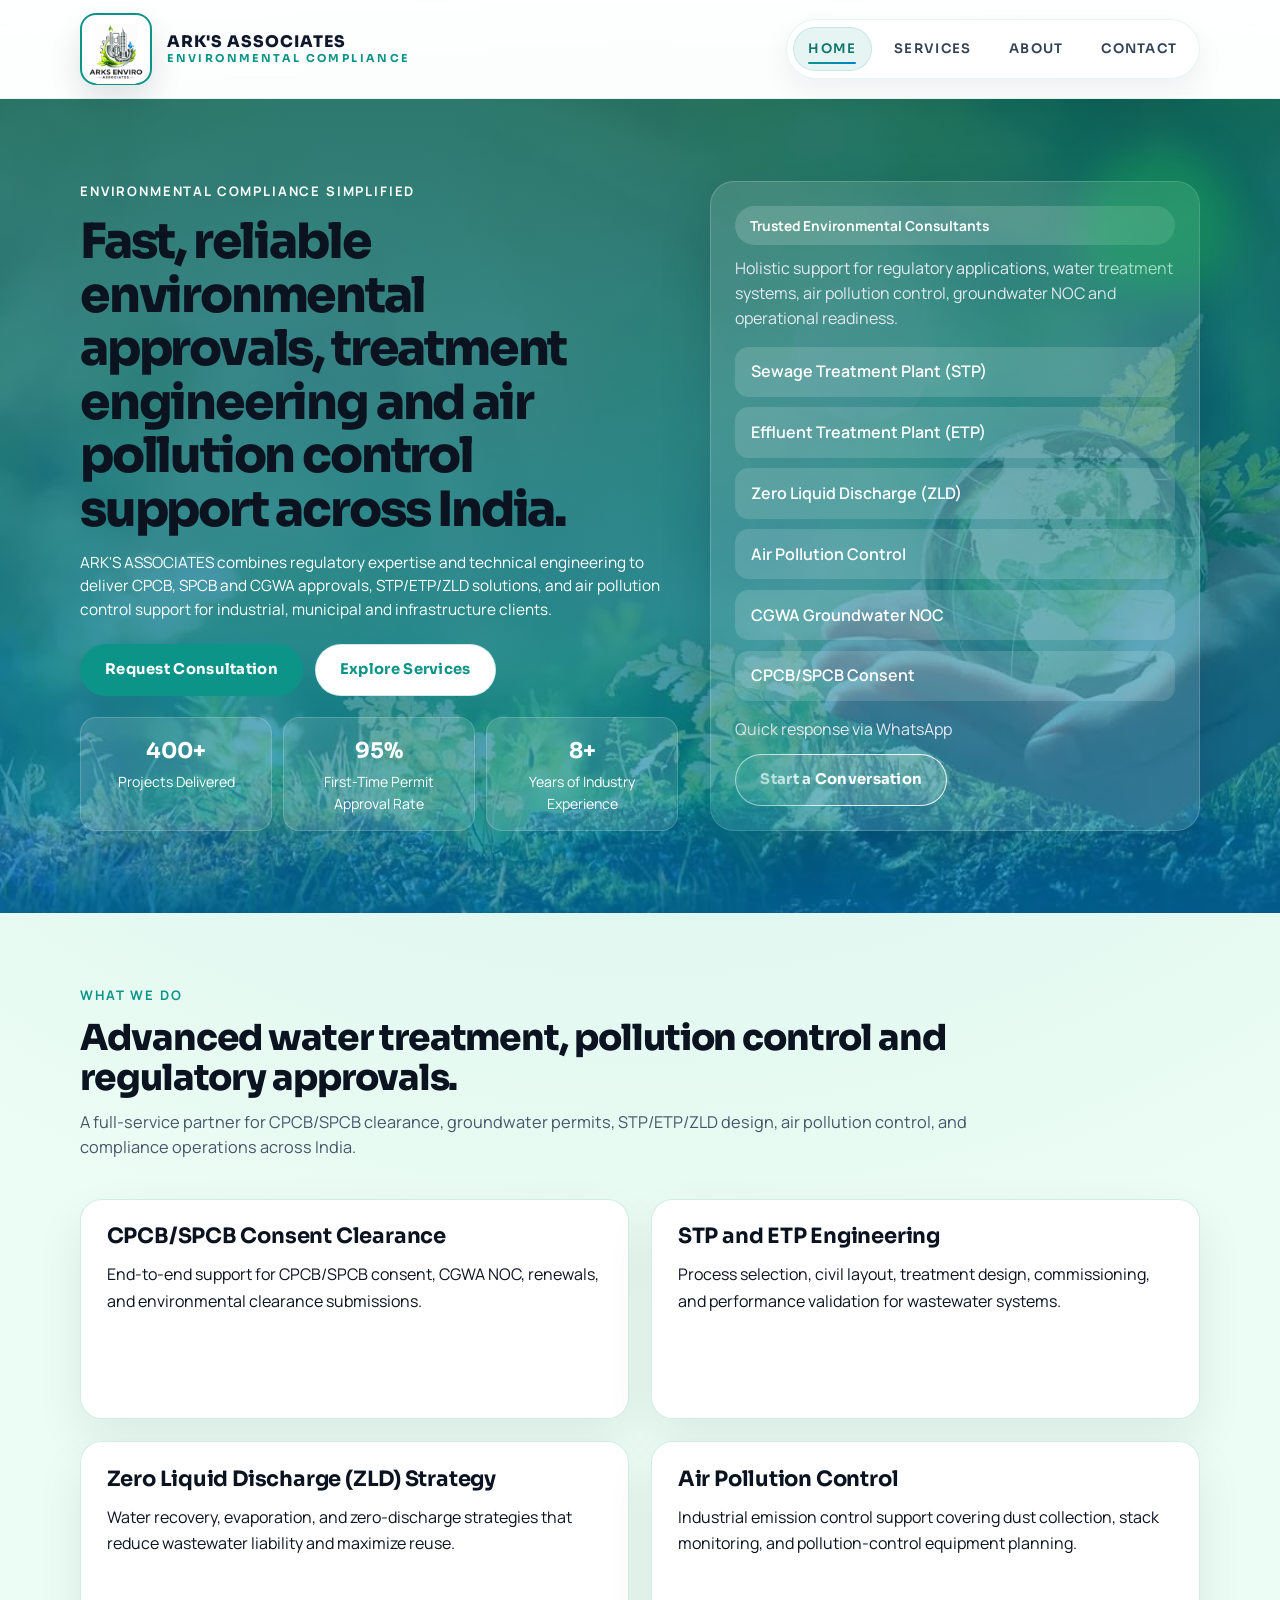
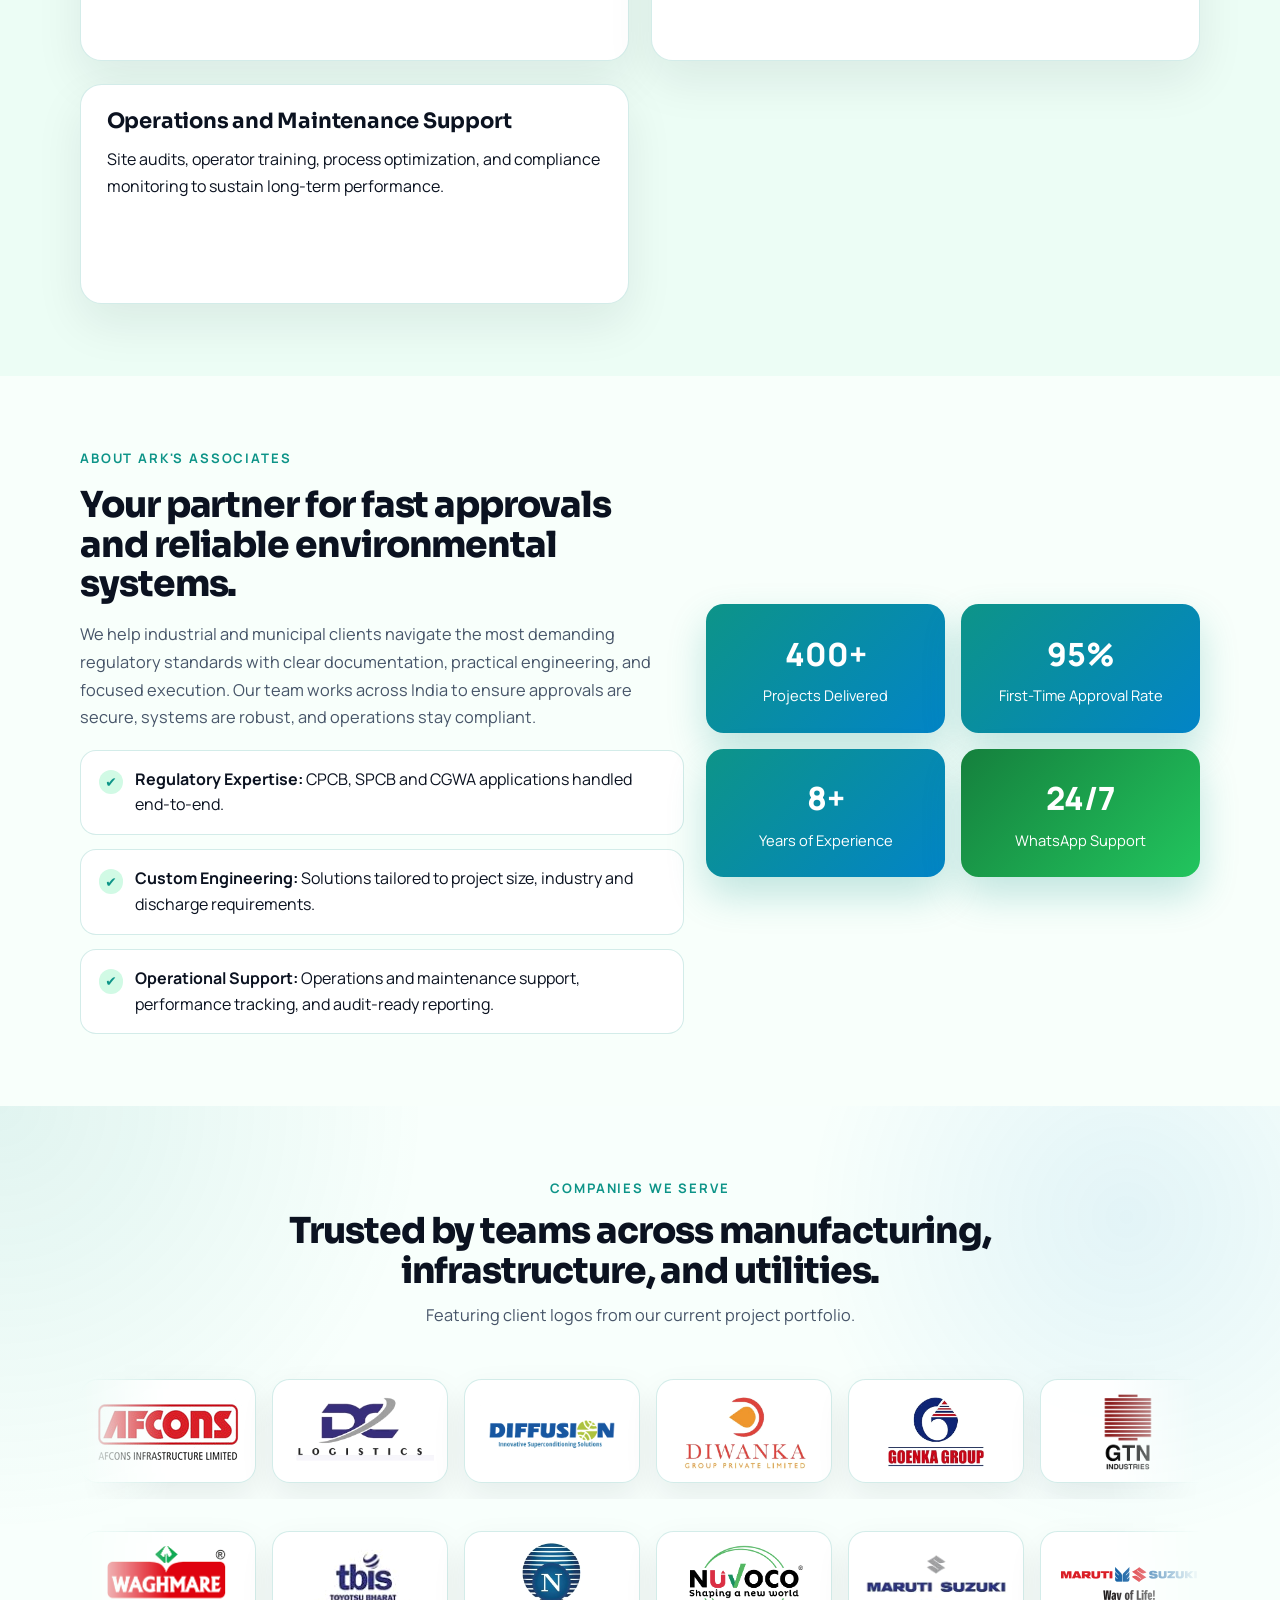
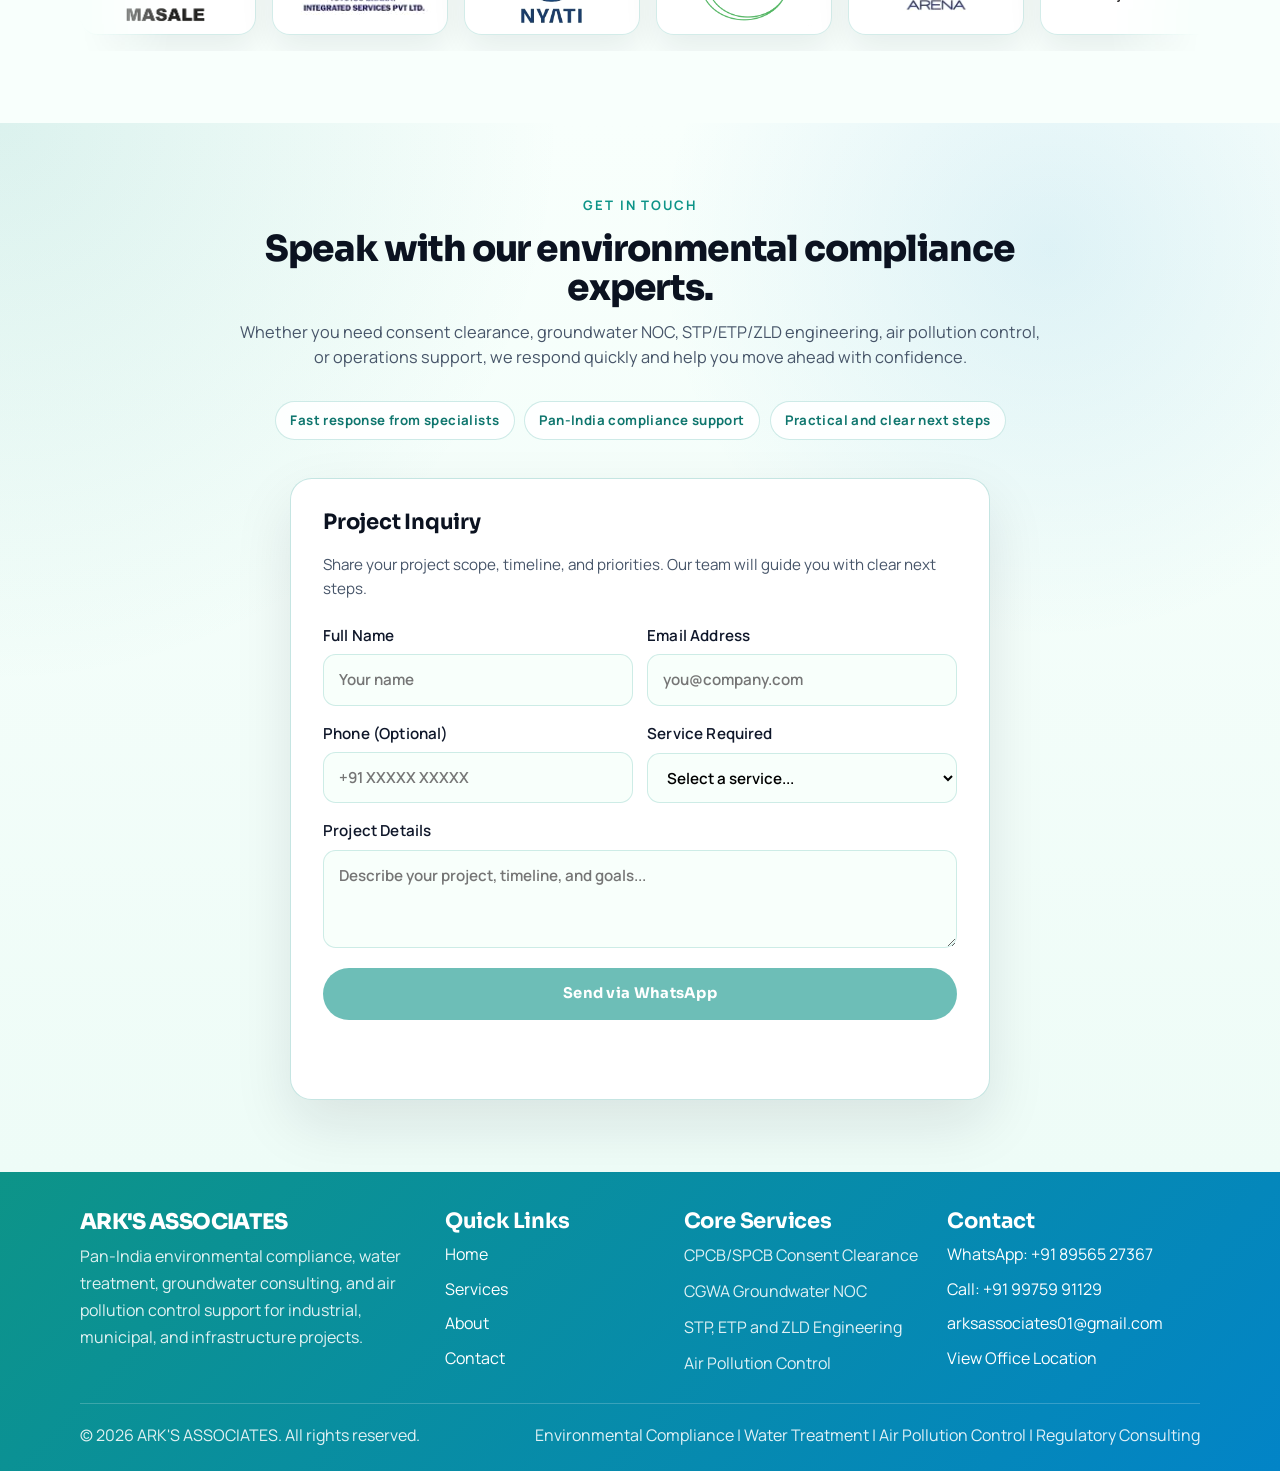
<file: index.html>
<!DOCTYPE html>
<html lang="en">
<head>
  <meta charset="UTF-8" />
  <meta name="viewport" content="width=device-width, initial-scale=1.0, viewport-fit=cover" />
  <meta name="theme-color" content="#0d9488" />
  <meta name="author" content="ARK'S ASSOCIATES" />
  <meta name="description" content="ARK'S ASSOCIATES provides environmental compliance consulting in India for CPCB/SPCB consent, CGWA NOC, STP/ETP/ZLD, water treatment, and air pollution control services." />
  <meta name="keywords" content="environmental compliance consultant India, CPCB SPCB consent, CGWA NOC, STP ETP ZLD, water treatment, air pollution control" />
  <meta name="robots" content="index,follow" />
  <link rel="canonical" href="https://www.arksenviro.com/" />
  <link rel="alternate" hreflang="en-in" href="https://www.arksenviro.com/" />
  <meta property="og:type" content="website" />
  <meta property="og:locale" content="en_IN" />
  <meta property="og:site_name" content="ARK'S ASSOCIATES" />
  <meta property="og:title" content="ARK'S ASSOCIATES | Environmental Compliance Consultant in India" />
  <meta property="og:description" content="Expert environmental compliance consulting for CPCB/SPCB approval, CGWA NOC, STP/ETP/ZLD, water treatment, and air pollution control across India." />
  <meta property="og:url" content="https://www.arksenviro.com/" />
  <meta property="og:image" content="https://www.arksenviro.com/logos/logo1.jpg" />
  <meta property="og:image:alt" content="ARK'S ASSOCIATES environmental compliance consulting logo" />
  <meta name="twitter:card" content="summary_large_image" />
  <meta name="twitter:title" content="ARK'S ASSOCIATES | Environmental Compliance Consultant in India" />
  <meta name="twitter:description" content="Expert environmental compliance consulting for CPCB/SPCB approval, CGWA NOC, STP/ETP/ZLD, water treatment, and air pollution control across India." />
  <meta name="twitter:image" content="https://www.arksenviro.com/logos/logo1.jpg" />
  <meta name="twitter:image:alt" content="ARK'S ASSOCIATES environmental compliance consulting logo" />
  <link rel="icon" type="image/svg+xml" href="logos/logo1.jpg" />
  <link rel="shortcut icon" href="logos/logo1.jpg" />
  <title>ARK'S ASSOCIATES | Environmental Compliance Consultant in India</title>
  <script async src="https://www.googletagmanager.com/gtag/js?id=G-XBK84D2305"></script>
  <script>
    window.dataLayer = window.dataLayer || [];
    function gtag(){dataLayer.push(arguments);}
    gtag('js', new Date());

    gtag('config', 'G-XBK84D2305');
  </script>
  <script type="application/ld+json">
    {
      "@context": "https://schema.org",
      "@graph": [
        {
          "@type": "ProfessionalService",
          "@id": "https://www.arksenviro.com/#organization",
          "name": "ARK'S ASSOCIATES",
          "url": "https://www.arksenviro.com/",
          "logo": "https://www.arksenviro.com/logos/logo1.jpg",
          "image": "https://www.arksenviro.com/logos/logo1.jpg",
          "description": "Pan-India environmental compliance consulting for CPCB/SPCB approvals, CGWA NOC, STP/ETP/ZLD engineering, water treatment, and air pollution control.",
          "telephone": "+91-89565-27367",
          "email": "arksassociates01@gmail.com",
          "areaServed": {
            "@type": "Country",
            "name": "India"
          },
          "contactPoint": [
            {
              "@type": "ContactPoint",
              "contactType": "WhatsApp support",
              "telephone": "+91-89565-27367",
              "email": "arksassociates01@gmail.com",
              "areaServed": "IN",
              "availableLanguage": ["en", "hi"]
            },
            {
              "@type": "ContactPoint",
              "contactType": "phone support",
              "telephone": "+91-99759-91129",
              "email": "arksassociates01@gmail.com",
              "areaServed": "IN",
              "availableLanguage": ["en", "hi"]
            }
          ],
          "sameAs": [
            "https://www.arksenviro.com/"
          ],
          "hasOfferCatalog": {
            "@type": "OfferCatalog",
            "name": "Environmental Compliance Services",
            "itemListElement": [
              { "@type": "Offer", "itemOffered": { "@type": "Service", "name": "CPCB/SPCB Consent Clearance" } },
              { "@type": "Offer", "itemOffered": { "@type": "Service", "name": "CGWA Groundwater NOC" } },
              { "@type": "Offer", "itemOffered": { "@type": "Service", "name": "Sewage Treatment Plant (STP)" } },
              { "@type": "Offer", "itemOffered": { "@type": "Service", "name": "Effluent Treatment Plant (ETP)" } },
              { "@type": "Offer", "itemOffered": { "@type": "Service", "name": "Zero Liquid Discharge (ZLD)" } },
              { "@type": "Offer", "itemOffered": { "@type": "Service", "name": "Water Treatment Systems" } },
              { "@type": "Offer", "itemOffered": { "@type": "Service", "name": "Air Pollution Control" } },
              { "@type": "Offer", "itemOffered": { "@type": "Service", "name": "Operations and Maintenance Support" } }
            ]
          }
        },
        {
          "@type": "WebSite",
          "@id": "https://www.arksenviro.com/#website",
          "url": "https://www.arksenviro.com/",
          "name": "ARK'S ASSOCIATES",
          "publisher": {
            "@id": "https://www.arksenviro.com/#organization"
          }
        },
        {
          "@type": "WebPage",
          "@id": "https://www.arksenviro.com/#webpage",
          "url": "https://www.arksenviro.com/",
          "name": "ARK'S ASSOCIATES | Environmental Compliance, Water Treatment and Air Pollution Control",
          "description": "Pan-India consulting for CPCB/SPCB approvals, CGWA NOC, STP/ETP/ZLD engineering, and air pollution control support.",
          "isPartOf": {
            "@id": "https://www.arksenviro.com/#website"
          },
          "about": {
            "@id": "https://www.arksenviro.com/#organization"
          }
        }
      ]
    }
  </script>
  <script type="application/ld+json">
    {
      "@context": "https://schema.org",
      "@type": "ProfessionalService",
      "@id": "https://www.arksenviro.com/#professionalservice",
      "name": "ARK'S ASSOCIATES",
      "url": "https://www.arksenviro.com/",
      "logo": "https://www.arksenviro.com/logos/logo1.jpg",
      "image": "https://www.arksenviro.com/logos/logo1.jpg",
      "description": "Environmental compliance consultant in India offering CPCB/SPCB consent, CGWA NOC, STP/ETP/ZLD, water treatment, and air pollution control services.",
      "telephone": "+91-89565-27367",
      "email": "arksassociates01@gmail.com",
      "areaServed": [{"@type": "Country", "name": "India"}],
      "address": {"@type": "PostalAddress", "addressCountry": "IN"},
      "sameAs": ["https://www.arksenviro.com/"],
      "contactPoint": [
        {
          "@type": "ContactPoint",
          "contactType": "WhatsApp support",
          "telephone": "+91-89565-27367",
          "email": "arksassociates01@gmail.com",
          "areaServed": "IN",
          "availableLanguage": ["en", "hi"]
        },
        {
          "@type": "ContactPoint",
          "contactType": "phone support",
          "telephone": "+91-99759-91129",
          "email": "arksassociates01@gmail.com",
          "areaServed": "IN",
          "availableLanguage": ["en", "hi"]
        }
      ],
      "serviceType": [
        "CPCB/SPCB Consent Clearance",
        "CGWA Groundwater NOC",
        "STP/ETP/ZLD Engineering",
        "Water Treatment Systems",
        "Air Pollution Control"
      ]
    }
  </script>
  <link rel="preload" as="image" href="/logos/logo1.jpg" fetchpriority="high" />
  <link rel="stylesheet" href="styles.css" />
  <link rel="preconnect" href="https://fonts.googleapis.com" />
  <link rel="preconnect" href="https://fonts.gstatic.com" crossorigin />
  <link rel="dns-prefetch" href="https://fonts.googleapis.com" />
  <link href="https://fonts.googleapis.com/css2?family=Manrope:wght@400;500;600;700;800&family=Sora:wght@500;600;700;800&display=swap" rel="stylesheet" media="print" onload="this.media='all';this.onload=null;" />
  <noscript><link href="https://fonts.googleapis.com/css2?family=Manrope:wght@400;500;600;700;800&family=Sora:wght@500;600;700;800&display=swap" rel="stylesheet" /></noscript>
</head>
<body>
  <a class="skip-link" href="#main-content">Skip to main content</a>
  <header class="site-header">
    <div class="container header-inner">
      <a class="brand" href="index.html" aria-label="ARK'S ASSOCIATES home">
        <span class="brand-mark">
          <img src="logos/logo1.jpg" alt="logo" class="brand-logo" />
        </span>
        <span class="brand-copy">
          <span class="brand-title">ARK'S ASSOCIATES</span>
          <span class="brand-subtitle">Environmental Compliance</span>
        </span>
      </a>
      <button type="button" class="nav-toggle" aria-label="Toggle navigation" aria-expanded="false" aria-controls="site-nav">
        <span></span>
        <span></span>
        <span></span>
      </button>
      <nav class="site-nav" id="site-nav" aria-label="Primary">
        <a href="index.html" aria-current="page">Home</a>
        <a href="services.html">Services</a>
        <a href="about.html">About</a>
        <a href="contact.html">Contact</a>
      </nav>
    </div>
  </header>

  <main id="main-content">
    <section class="hero section hero-banner" id="home">
      <div class="container hero-grid">
        <div class="hero-copy reveal">
          <p class="eyebrow">Environmental Compliance Simplified</p>
          <h1>Fast, reliable environmental approvals, treatment engineering and air pollution control support across India.</h1>
          <p class="hero-text">ARK'S ASSOCIATES combines regulatory expertise and technical engineering to deliver CPCB, SPCB and CGWA approvals, STP/ETP/ZLD solutions, and air pollution control support for industrial, municipal and infrastructure clients.</p>
          <div class="hero-actions">
            <a class="button button-primary" href="contact.html">Request Consultation</a>
            <a class="button button-secondary" href="services.html">Explore Services</a>
          </div>
          <div class="hero-highlights">
            <div>
              <strong>400+</strong>
              <span>Projects Delivered</span>
            </div>
            <div>
              <strong>95%</strong>
              <span>First-Time Permit Approval Rate</span>
            </div>
            <div>
              <strong>8+</strong>
              <span>Years of Industry Experience</span>
            </div>
          </div>
        </div>

        <div class="hero-visual reveal">
          <div class="hero-visual-card">
            <div class="hero-card-header">
              <span class="hero-pill">Trusted Environmental Consultants</span>
              <p>Holistic support for regulatory applications, water treatment systems, air pollution control, groundwater NOC and operational readiness.</p>
            </div>
            <div class="hero-feature-list">
              <div>Sewage Treatment Plant (STP)</div>
              <div>Effluent Treatment Plant (ETP)</div>
              <div>Zero Liquid Discharge (ZLD)</div>
              <div>Air Pollution Control</div>
              <div>CGWA Groundwater NOC</div>
              <div>CPCB/SPCB Consent</div>
            </div>
            <div class="hero-card-footer">
              <span>Quick response via WhatsApp</span>
              <a class="button button-outline" href="contact.html">Start a Conversation</a>
            </div>
          </div>
          <div class="hero-shape hero-shape-1"></div>
          <div class="hero-shape hero-shape-2"></div>
        </div>
      </div>
    </section>

    <section class="section feature-section reveal" id="services-summary">
      <div class="container">
        <div class="section-heading">
          <p class="eyebrow">What We Do</p>
          <h2>Advanced water treatment, pollution control and regulatory approvals.</h2>
          <p class="section-copy">A full-service partner for CPCB/SPCB clearance, groundwater permits, STP/ETP/ZLD design, air pollution control, and compliance operations across India.</p>
        </div>

        <div class="feature-grid">
          <article class="feature-card">
            <h3>CPCB/SPCB Consent Clearance</h3>
            <p>End-to-end support for CPCB/SPCB consent, CGWA NOC, renewals, and environmental clearance submissions.</p>
          </article>
          <article class="feature-card">
            <h3>STP and ETP Engineering</h3>
            <p>Process selection, civil layout, treatment design, commissioning, and performance validation for wastewater systems.</p>
          </article>
          <article class="feature-card">
            <h3>Zero Liquid Discharge (ZLD) Strategy</h3>
            <p>Water recovery, evaporation, and zero-discharge strategies that reduce wastewater liability and maximize reuse.</p>
          </article>
          <article class="feature-card">
            <h3>Air Pollution Control</h3>
            <p>Industrial emission control support covering dust collection, stack monitoring, and pollution-control equipment planning.</p>
          </article>
          <article class="feature-card">
            <h3>Operations and Maintenance Support</h3>
            <p>Site audits, operator training, process optimization, and compliance monitoring to sustain long-term performance.</p>
          </article>
         </div>
      </div>
    </section>

    <section class="section about section-surface reveal" id="about">
      <div class="container about-grid">
        <div class="about-content">
          <p class="eyebrow">About ARK'S ASSOCIATES</p>
          <h2>Your partner for fast approvals and reliable environmental systems.</h2>
          <p class="about-description">We help industrial and municipal clients navigate the most demanding regulatory standards with clear documentation, practical engineering, and focused execution. Our team works across India to ensure approvals are secure, systems are robust, and operations stay compliant.</p>
          <ul class="about-list">
            <li>
              <span class="list-icon">✔</span>
              <div><strong>Regulatory Expertise:</strong> CPCB, SPCB and CGWA applications handled end-to-end.</div>
            </li>
            <li>
              <span class="list-icon">✔</span>
              <div><strong>Custom Engineering:</strong> Solutions tailored to project size, industry and discharge requirements.</div>
            </li>
            <li>
              <span class="list-icon">✔</span>
              <div><strong>Operational Support:</strong> Operations and maintenance support, performance tracking, and audit-ready reporting.</div>
            </li>
          </ul>
        </div>

        <div class="about-visual">
          <div class="stats-card">
            <p class="stat-value">400+</p>
            <p class="stat-label">Projects Delivered</p>
          </div>
          <div class="stats-card">
            <p class="stat-value">95%</p>
            <p class="stat-label">First-Time Approval Rate</p>
          </div>
          <div class="stats-card">
            <p class="stat-value">8+</p>
            <p class="stat-label">Years of Experience</p>
          </div>
          <div class="stats-card stat-card-green">
            <p class="stat-value">24/7</p>
            <p class="stat-label">WhatsApp Support</p>
          </div>
        </div>
      </div>
    </section>

    <section class="section logo-showcase reveal" aria-labelledby="clients-title">
      <div class="container">
        <div class="section-heading logo-showcase-heading">
          <p class="eyebrow">Companies We Serve</p>
          <h2 id="clients-title">Trusted by teams across manufacturing, infrastructure, and utilities.</h2>
          <p class="section-copy">Featuring client logos from our current project portfolio.</p>
        </div>

        <div class="logo-marquee-stack" aria-label="Client logos">
          <div class="logo-marquee logo-marquee-line" aria-label="Client logos line 1">
            <div class="logo-track logo-track-primary" role="list">
              <article class="logo-item" role="listitem"><img src="logos/AFCONS.jpg" alt="AFCONS logo" loading="lazy" /></article>
              <article class="logo-item" role="listitem"><img src="logos/DCLOGISTICS.jpeg" alt="DC Logistics logo" loading="lazy" /></article>
              <article class="logo-item" role="listitem"><img src="logos/DIFFUSION.png" alt="Diffusion logo" loading="lazy" /></article>
              <article class="logo-item" role="listitem"><img src="logos/DIWANKA.jpeg" alt="Diwanka logo" loading="lazy" /></article>
              <article class="logo-item" role="listitem"><img src="logos/GOENKA.jpeg" alt="Goenka logo" loading="lazy" /></article>
              <article class="logo-item" role="listitem"><img src="logos/GTN.png" alt="GTN logo" loading="lazy" /></article>
              <article class="logo-item" role="listitem"><img src="logos/GUNINA.png" alt="Gunina logo" loading="lazy" /></article>
              <article class="logo-item" role="listitem"><img src="logos/HERITAGE.jpeg" alt="Heritage logo" loading="lazy" /></article>
              <article class="logo-item" role="listitem"><img src="logos/HINDALCO.png" alt="Hindalco logo" loading="lazy" /></article>
              <article class="logo-item" role="listitem"><img src="logos/MAGNA.png" alt="Magna logo" loading="lazy" /></article>
              <article class="logo-item" role="listitem"><img src="logos/MARUTI.png" alt="Maruti logo" loading="lazy" /></article>
              <article class="logo-item" role="listitem"><img src="logos/MSARENA.jpeg" alt="MS Arena logo" loading="lazy" /></article>
              <article class="logo-item" role="listitem"><img src="logos/NUVOCO.png" alt="Nuvoco logo" loading="lazy" /></article>
              <article class="logo-item" role="listitem"><img src="logos/NYATI.jpeg" alt="Nyati logo" loading="lazy" /></article>
              <article class="logo-item" role="listitem"><img src="logos/TBIS.jpeg" alt="TBIS logo" loading="lazy" /></article>
              <article class="logo-item" role="listitem"><img src="logos/WAGHMARE.png" alt="Waghmare logo" loading="lazy" /></article>
            </div>
            <div class="logo-track logo-track-primary" aria-hidden="true">
              <article class="logo-item"><img src="logos/AFCONS.jpg" alt="" loading="lazy" /></article>
              <article class="logo-item"><img src="logos/DCLOGISTICS.jpeg" alt="" loading="lazy" /></article>
              <article class="logo-item"><img src="logos/DIFFUSION.png" alt="" loading="lazy" /></article>
              <article class="logo-item"><img src="logos/DIWANKA.jpeg" alt="" loading="lazy" /></article>
              <article class="logo-item"><img src="logos/GOENKA.jpeg" alt="" loading="lazy" /></article>
              <article class="logo-item"><img src="logos/GTN.png" alt="" loading="lazy" /></article>
              <article class="logo-item"><img src="logos/GUNINA.png" alt="" loading="lazy" /></article>
              <article class="logo-item"><img src="logos/HERITAGE.jpeg" alt="" loading="lazy" /></article>
              <article class="logo-item"><img src="logos/HINDALCO.png" alt="" loading="lazy" /></article>
              <article class="logo-item"><img src="logos/MAGNA.png" alt="" loading="lazy" /></article>
              <article class="logo-item"><img src="logos/MARUTI.png" alt="" loading="lazy" /></article>
              <article class="logo-item"><img src="logos/MSARENA.jpeg" alt="" loading="lazy" /></article>
              <article class="logo-item"><img src="logos/NUVOCO.png" alt="" loading="lazy" /></article>
              <article class="logo-item"><img src="logos/NYATI.jpeg" alt="" loading="lazy" /></article>
              <article class="logo-item"><img src="logos/TBIS.jpeg" alt="" loading="lazy" /></article>
              <article class="logo-item"><img src="logos/WAGHMARE.png" alt="" loading="lazy" /></article>
            </div>
          </div>

          <div class="logo-marquee logo-marquee-line logo-marquee-line-alt" aria-label="Client logos line 2">
            <div class="logo-track logo-track-secondary" role="list">
              <article class="logo-item" role="listitem"><img src="logos/WAGHMARE.png" alt="Waghmare logo" loading="lazy" /></article>
              <article class="logo-item" role="listitem"><img src="logos/TBIS.jpeg" alt="TBIS logo" loading="lazy" /></article>
              <article class="logo-item" role="listitem"><img src="logos/NYATI.jpeg" alt="Nyati logo" loading="lazy" /></article>
              <article class="logo-item" role="listitem"><img src="logos/NUVOCO.png" alt="Nuvoco logo" loading="lazy" /></article>
              <article class="logo-item" role="listitem"><img src="logos/MSARENA.jpeg" alt="MS Arena logo" loading="lazy" /></article>
              <article class="logo-item" role="listitem"><img src="logos/MARUTI.png" alt="Maruti logo" loading="lazy" /></article>
              <article class="logo-item" role="listitem"><img src="logos/MAGNA.png" alt="Magna logo" loading="lazy" /></article>
              <article class="logo-item" role="listitem"><img src="logos/HINDALCO.png" alt="Hindalco logo" loading="lazy" /></article>
              <article class="logo-item" role="listitem"><img src="logos/HERITAGE.jpeg" alt="Heritage logo" loading="lazy" /></article>
              <article class="logo-item" role="listitem"><img src="logos/GUNINA.png" alt="Gunina logo" loading="lazy" /></article>
              <article class="logo-item" role="listitem"><img src="logos/GTN.png" alt="GTN logo" loading="lazy" /></article>
              <article class="logo-item" role="listitem"><img src="logos/GOENKA.jpeg" alt="Goenka logo" loading="lazy" /></article>
              <article class="logo-item" role="listitem"><img src="logos/DIWANKA.jpeg" alt="Diwanka logo" loading="lazy" /></article>
              <article class="logo-item" role="listitem"><img src="logos/DIFFUSION.png" alt="Diffusion logo" loading="lazy" /></article>
              <article class="logo-item" role="listitem"><img src="logos/DCLOGISTICS.jpeg" alt="DC Logistics logo" loading="lazy" /></article>
              <article class="logo-item" role="listitem"><img src="logos/AFCONS.jpg" alt="AFCONS logo" loading="lazy" /></article>
            </div>
            <div class="logo-track logo-track-secondary" aria-hidden="true">
              <article class="logo-item"><img src="logos/WAGHMARE.png" alt="" loading="lazy" /></article>
              <article class="logo-item"><img src="logos/TBIS.jpeg" alt="" loading="lazy" /></article>
              <article class="logo-item"><img src="logos/NYATI.jpeg" alt="" loading="lazy" /></article>
              <article class="logo-item"><img src="logos/NUVOCO.png" alt="" loading="lazy" /></article>
              <article class="logo-item"><img src="logos/MSARENA.jpeg" alt="" loading="lazy" /></article>
              <article class="logo-item"><img src="logos/MARUTI.png" alt="" loading="lazy" /></article>
              <article class="logo-item"><img src="logos/MAGNA.png" alt="" loading="lazy" /></article>
              <article class="logo-item"><img src="logos/HINDALCO.png" alt="" loading="lazy" /></article>
              <article class="logo-item"><img src="logos/HERITAGE.jpeg" alt="" loading="lazy" /></article>
              <article class="logo-item"><img src="logos/GUNINA.png" alt="" loading="lazy" /></article>
              <article class="logo-item"><img src="logos/GTN.png" alt="" loading="lazy" /></article>
              <article class="logo-item"><img src="logos/GOENKA.jpeg" alt="" loading="lazy" /></article>
              <article class="logo-item"><img src="logos/DIWANKA.jpeg" alt="" loading="lazy" /></article>
              <article class="logo-item"><img src="logos/DIFFUSION.png" alt="" loading="lazy" /></article>
              <article class="logo-item"><img src="logos/DCLOGISTICS.jpeg" alt="" loading="lazy" /></article>
              <article class="logo-item"><img src="logos/AFCONS.jpg" alt="" loading="lazy" /></article>
            </div>
          </div>
        </div>
      </div>
    </section>

    <section class="section contact contact-home-section section-surface reveal" id="contact">
      <div class="container">
        <div class="section-heading contact-page-header">
          <p class="eyebrow">Get in Touch</p>
          <h2>Speak with our environmental compliance experts.</h2>
          <p class="section-copy">Whether you need consent clearance, groundwater NOC, STP/ETP/ZLD engineering, air pollution control, or operations support, we respond quickly and help you move ahead with confidence.</p>
          <div class="contact-trust-strip" aria-label="Contact highlights">
            <span>Fast response from specialists</span>
            <span>Pan-India compliance support</span>
            <span>Practical and clear next steps</span>
          </div>
        </div>

        <div class="contact-grid contact-grid-single contact-grid-enhanced">
          <form class="contact-form" id="whatsapp-contact-form">
            <h3>Project Inquiry</h3>
            <p class="form-intro">Share your project scope, timeline, and priorities. Our team will guide you with clear next steps.</p>
            <div class="form-row">
              <label>
                Full Name
                <input type="text" name="name" placeholder="Your name" required />
              </label>
              <label>
                Email Address
                <input type="email" name="email" placeholder="you@company.com" required />
              </label>
            </div>
            <div class="form-row">
              <label>
                Phone (Optional)
                <input type="tel" name="phone" placeholder="+91 XXXXX XXXXX" />
              </label>
              <label>
                Service Required
                <select name="project_type" required>
                  <option value="">Select a service...</option>
                  <option value="CPCB/SPCB Consent Clearance">CPCB/SPCB Consent Clearance</option>
                  <option value="CGWA Groundwater NOC">CGWA Groundwater NOC</option>
                  <option value="Sewage Treatment Plant (STP)">Sewage Treatment Plant (STP)</option>
                  <option value="Effluent Treatment Plant (ETP)">Effluent Treatment Plant (ETP)</option>
                  <option value="Zero Liquid Discharge (ZLD)">Zero Liquid Discharge (ZLD)</option>
                  <option value="Air Pollution Control">Air Pollution Control</option>
                  <option value="Operation and Maintenance">Operation and Maintenance</option>
                  <option value="Other Service">Other Service</option>
                </select>
              </label>
            </div>
            <label>
              Project Details
              <textarea name="message" rows="3" placeholder="Describe your project, timeline, and goals..."></textarea>
            </label>
            <div class="form-actions">
              <button type="button" id="send-whatsapp" class="button button-primary">Send via WhatsApp</button>
            </div>
          </form>
        </div>
      </div>
    </section>
  </main>

  <footer class="site-footer">
    <div class="container footer-inner">
      <div class="footer-grid">
        <div class="footer-brand-block">
          <h2>ARK'S ASSOCIATES</h2>
          <p>Pan-India environmental compliance, water treatment, groundwater consulting, and air pollution control support for industrial, municipal, and infrastructure projects.</p>
        </div>
        <div class="footer-links-block">
          <h3>Quick Links</h3>
          <a href="index.html">Home</a>
          <a href="services.html">Services</a>
          <a href="about.html">About</a>
          <a href="contact.html">Contact</a>
        </div>
        <div class="footer-services-block">
          <h3>Core Services</h3>
          <p>CPCB/SPCB Consent Clearance</p>
          <p>CGWA Groundwater NOC</p>
          <p>STP, ETP and ZLD Engineering</p>
          <p>Air Pollution Control</p>
        </div>
        <div class="footer-contact-block">
          <h3>Contact</h3>
          <a href="https://wa.me/918956527367" target="_blank" rel="noopener noreferrer">WhatsApp: +91 89565 27367</a>
          <a href="tel:+919975991129">Call: +91 99759 91129</a>
          <a href="mailto:arksassociates01@gmail.com">arksassociates01@gmail.com</a>
          <a href="https://maps.app.goo.gl/mJS6W8RWEQRUFayYA?g_st=aw" target="_blank" rel="noopener noreferrer">View Office Location</a>
        </div>
      </div>
      <div class="footer-bottom">
        <p>© 2026 ARK'S ASSOCIATES. All rights reserved.</p>
        <p>Environmental Compliance | Water Treatment | Air Pollution Control | Regulatory Consulting</p>
      </div>
    </div>
  </footer>

  <script src="script.js" defer></script>
</body>
</html>
</file>
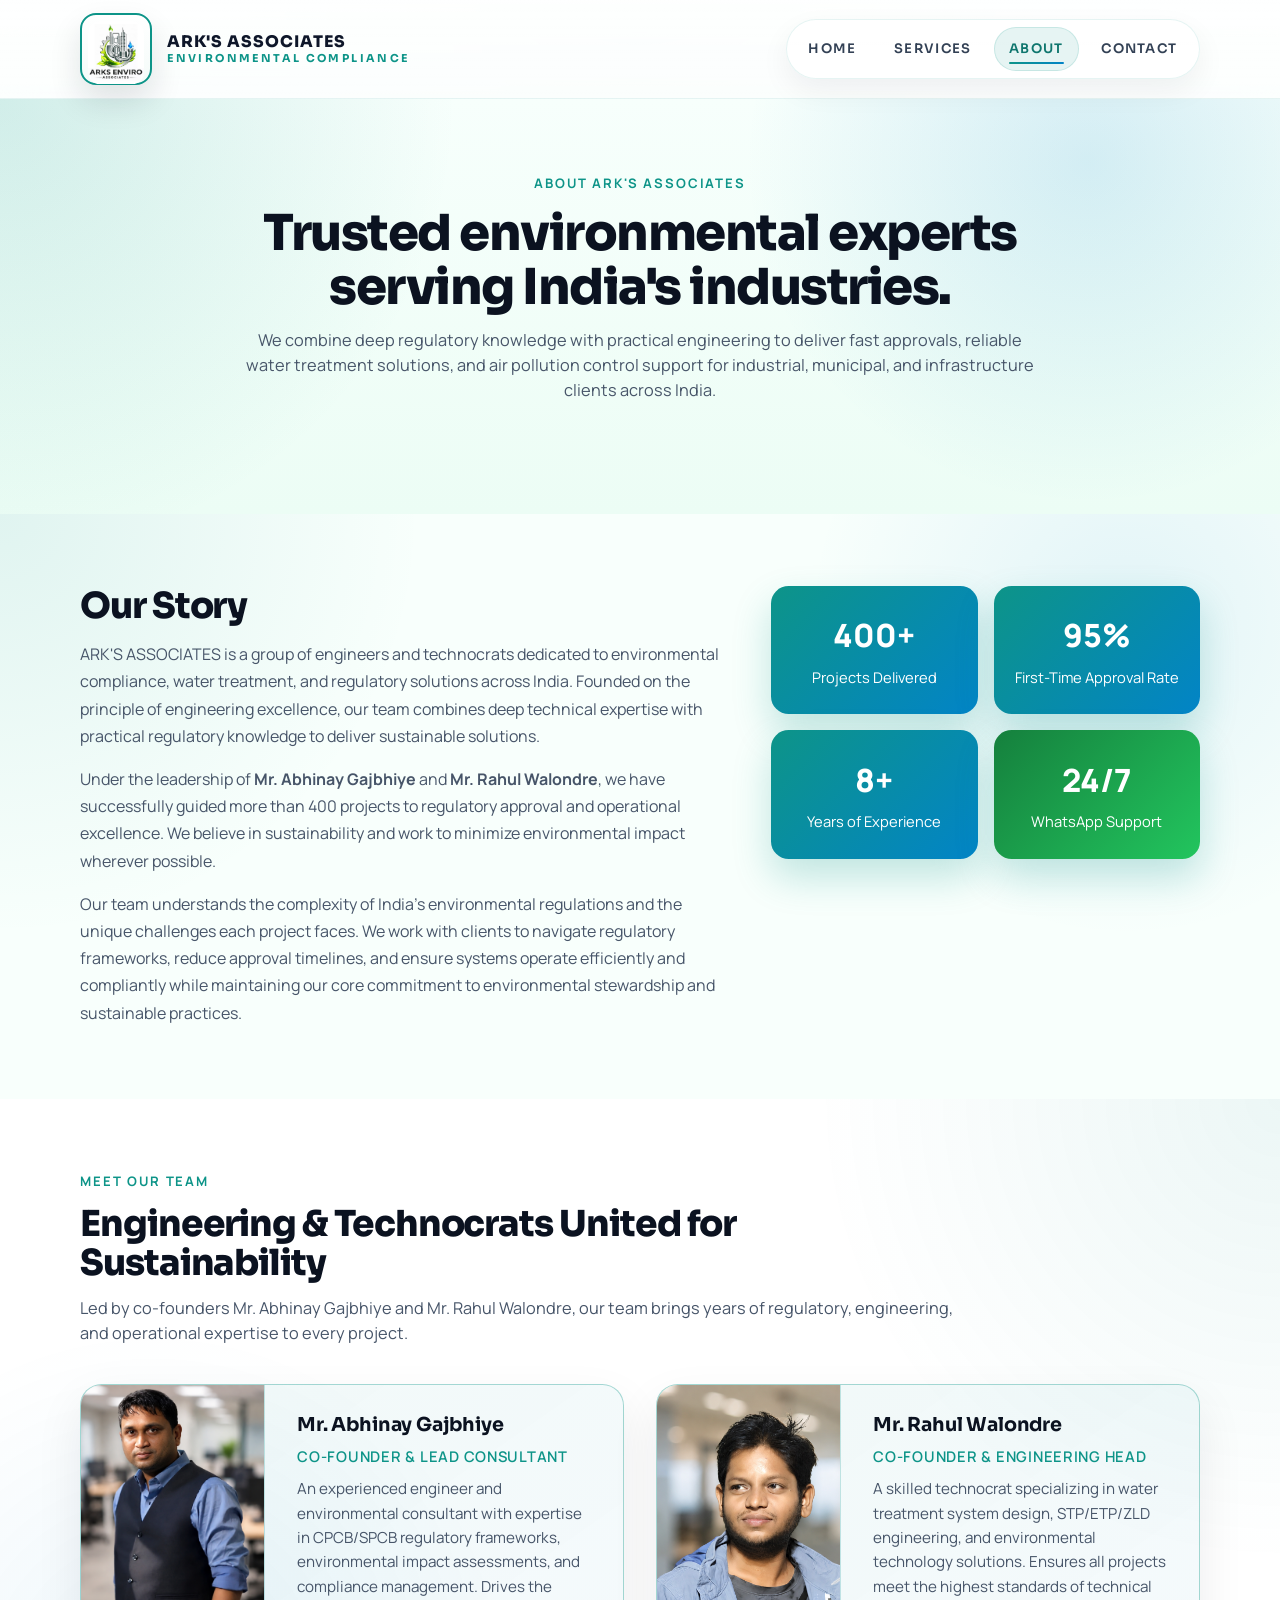
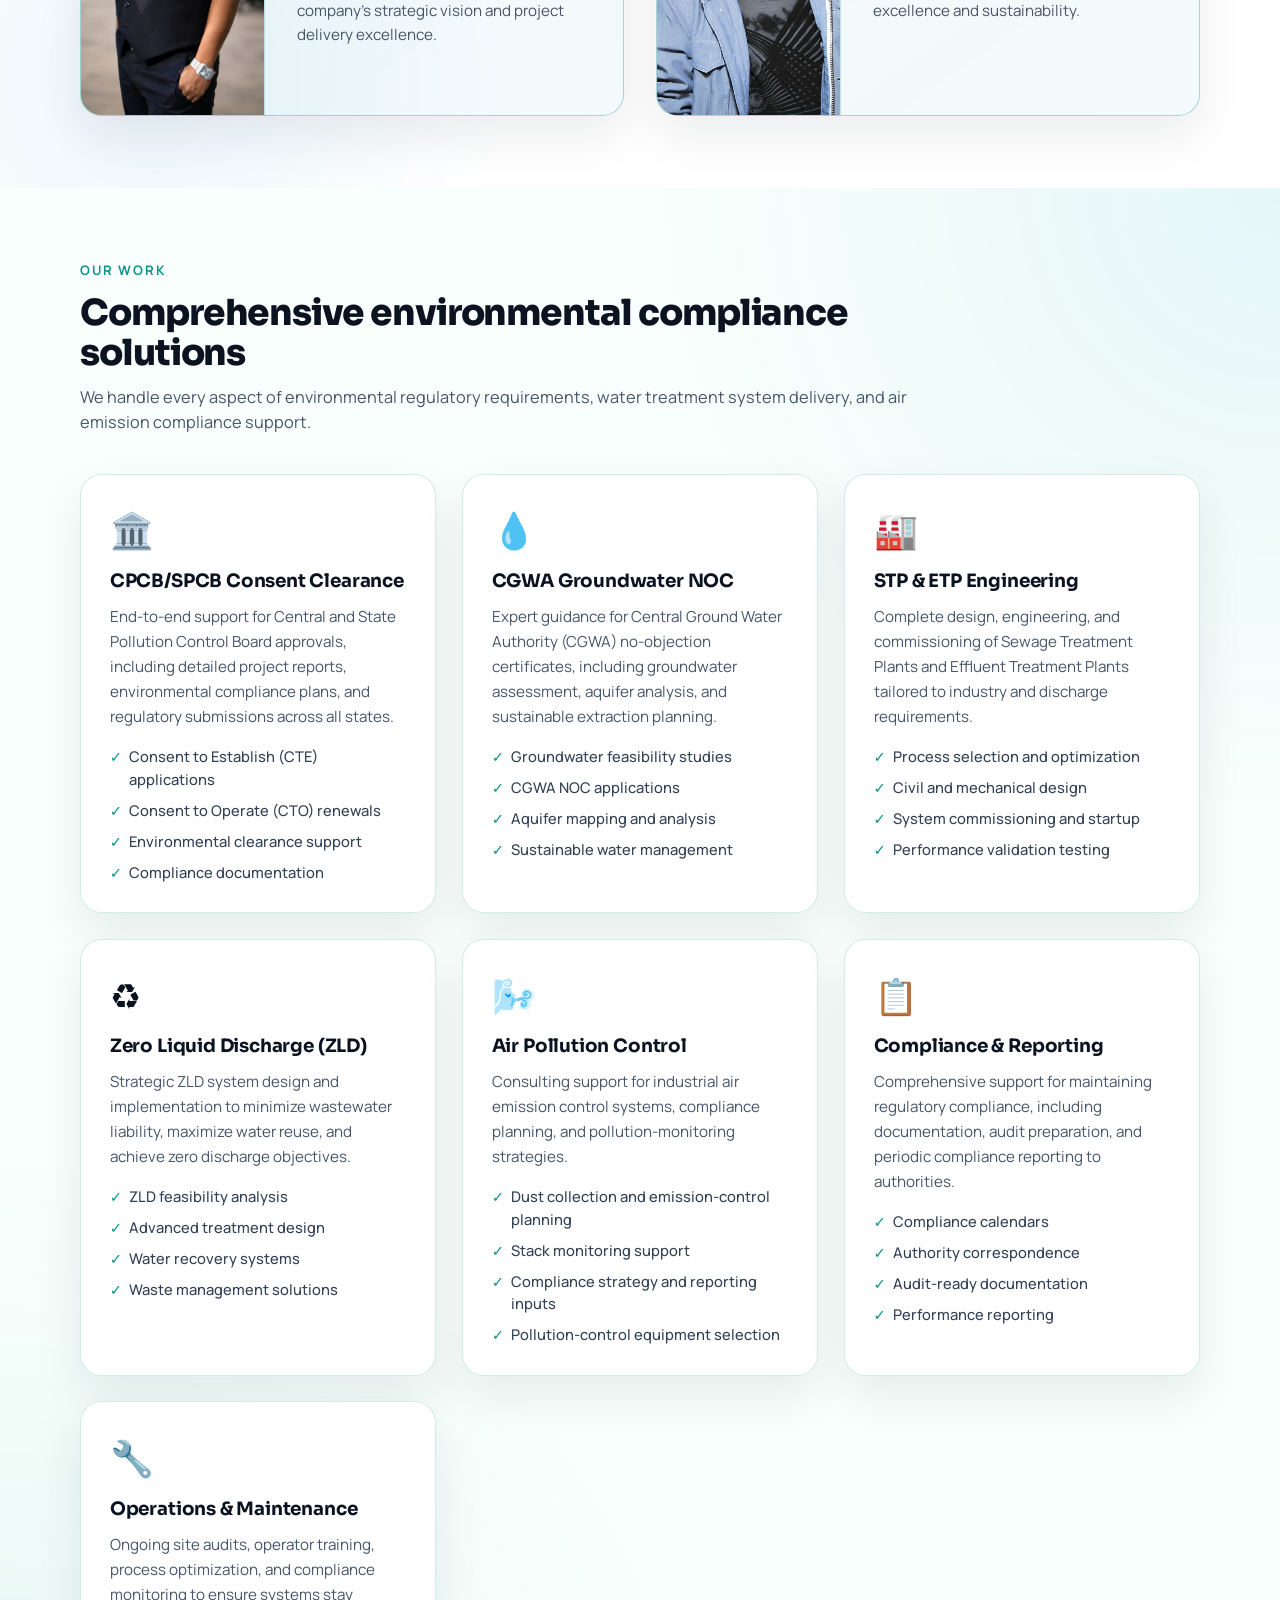
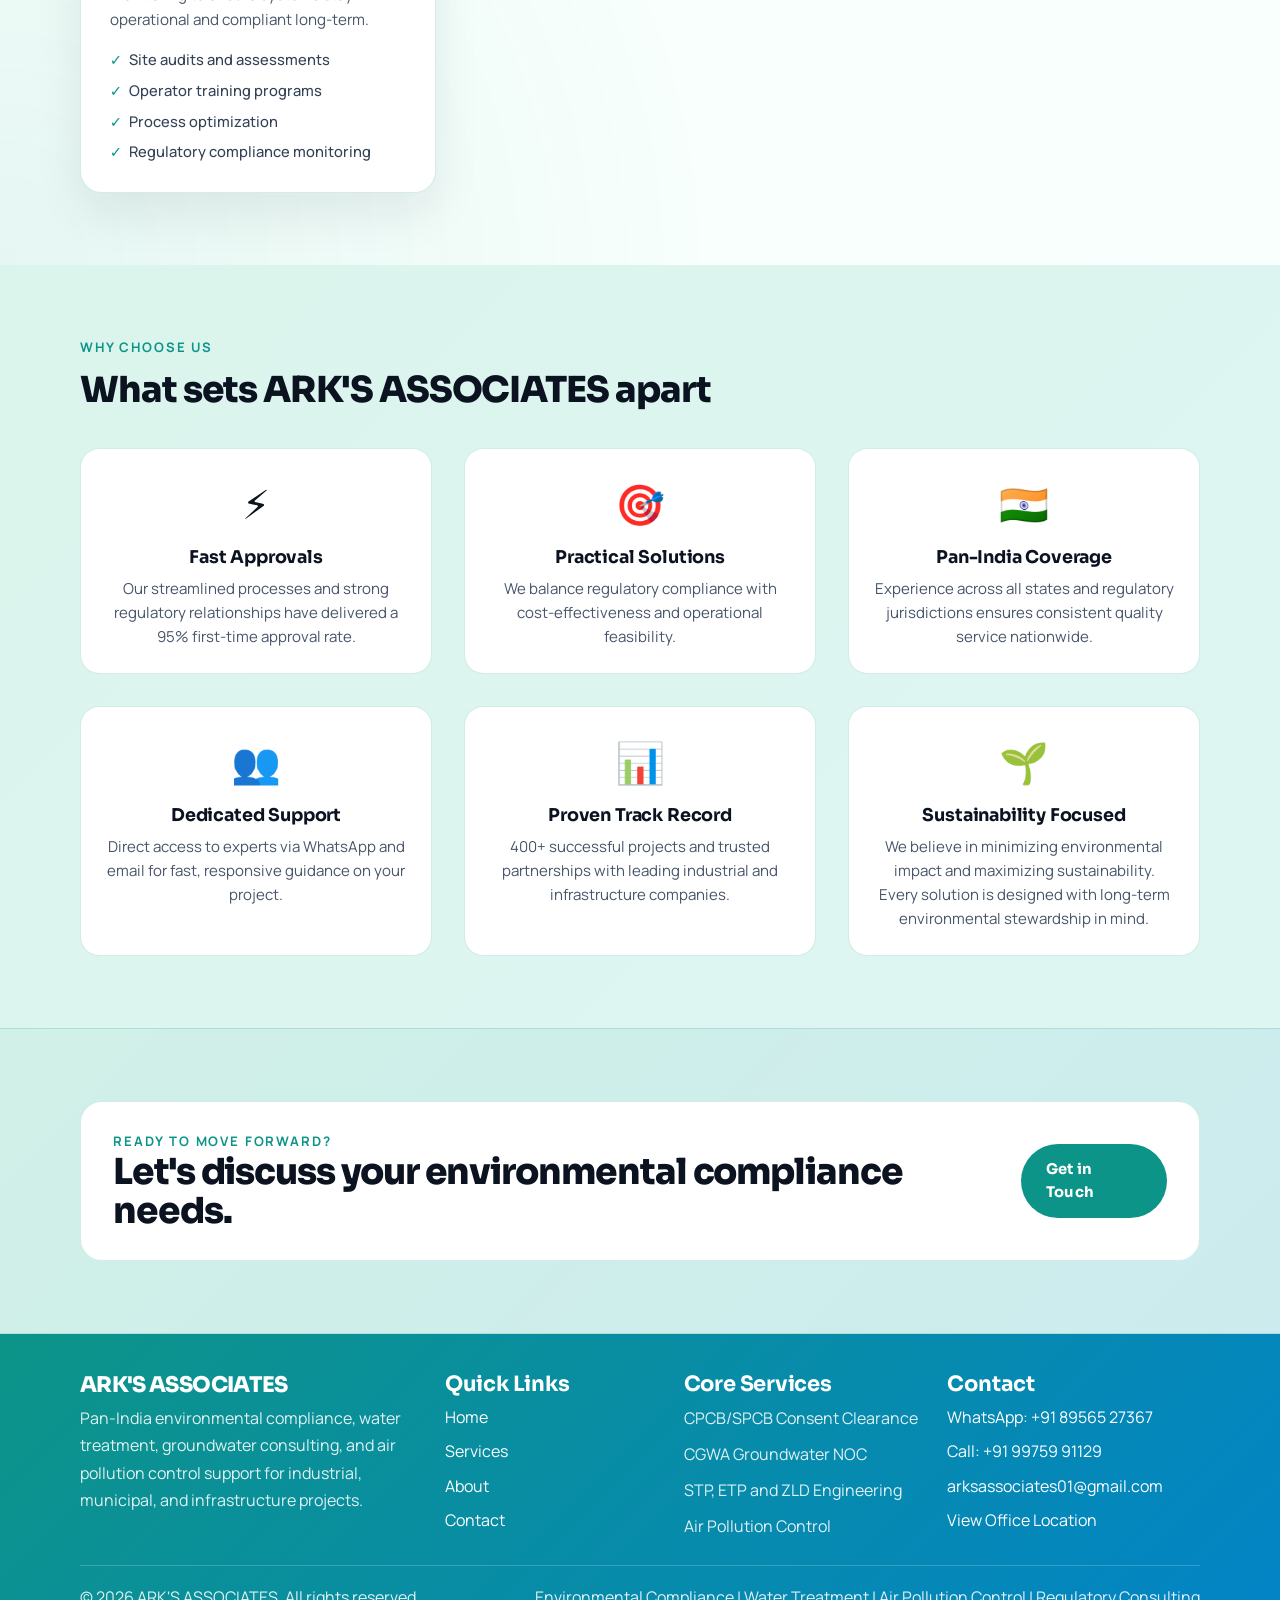
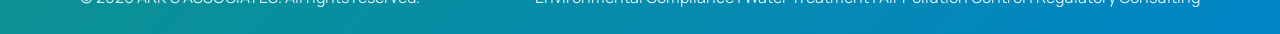
<file: about.html>
<!DOCTYPE html>
<html lang="en">
<head>
  <meta charset="UTF-8" />
  <meta name="viewport" content="width=device-width, initial-scale=1.0, viewport-fit=cover" />
  <meta name="theme-color" content="#0d9488" />
  <meta name="author" content="ARK'S ASSOCIATES" />
  <meta name="description" content="Learn about ARK'S ASSOCIATES, a trusted environmental compliance consultancy delivering CPCB/SPCB approvals, CGWA NOC, water treatment, and air pollution control support in India." />
  <meta name="keywords" content="about ARK'S ASSOCIATES, environmental compliance experts India, CPCB SPCB consultancy, CGWA NOC support, water treatment consultant" />
  <meta name="robots" content="index,follow" />
  <link rel="canonical" href="https://www.arksenviro.com/about.html" />
  <link rel="alternate" hreflang="en-in" href="https://www.arksenviro.com/about.html" />
  <meta property="og:type" content="website" />
  <meta property="og:locale" content="en_IN" />
  <meta property="og:site_name" content="ARK'S ASSOCIATES" />
  <meta property="og:title" content="About ARK'S ASSOCIATES | Environmental Compliance Experts in India" />
  <meta property="og:description" content="Meet the team behind ARK'S ASSOCIATES and discover our expertise in environmental approvals, water treatment systems, and air pollution control services." />
  <meta property="og:url" content="https://www.arksenviro.com/about.html" />
  <meta property="og:image" content="https://www.arksenviro.com/logos/logo1.jpg" />
  <meta property="og:image:alt" content="ARK'S ASSOCIATES environmental compliance consulting logo" />
  <meta name="twitter:card" content="summary_large_image" />
  <meta name="twitter:title" content="About ARK'S ASSOCIATES | Environmental Compliance Experts in India" />
  <meta name="twitter:description" content="Meet the team behind ARK'S ASSOCIATES and discover our expertise in environmental approvals, water treatment systems, and air pollution control services." />
  <meta name="twitter:image" content="https://www.arksenviro.com/logos/logo1.jpg" />
  <meta name="twitter:image:alt" content="ARK'S ASSOCIATES environmental compliance consulting logo" />
  <link rel="icon" type="image/svg+xml" href="favicon.svg" />
  <link rel="shortcut icon" href="favicon.svg" />
  <title>About ARK'S ASSOCIATES | Environmental Compliance Experts in India</title>
  <script async src="https://www.googletagmanager.com/gtag/js?id=G-XBK84D2305"></script>
  <script>
    window.dataLayer = window.dataLayer || [];
    function gtag(){dataLayer.push(arguments);}
    gtag('js', new Date());

    gtag('config', 'G-XBK84D2305');
  </script>
  <script type="application/ld+json">
    {
      "@context": "https://schema.org",
      "@graph": [
        {
          "@type": "ProfessionalService",
          "@id": "https://www.arksenviro.com/#organization",
          "name": "ARK'S ASSOCIATES",
          "url": "https://www.arksenviro.com/",
          "logo": "https://www.arksenviro.com/logos/logo1.jpg",
          "image": "https://www.arksenviro.com/logos/logo1.jpg",
          "description": "Pan-India environmental compliance consulting for CPCB/SPCB approvals, CGWA NOC, STP/ETP/ZLD engineering, water treatment, and air pollution control.",
          "telephone": "+91-89565-27367",
          "email": "arksassociates01@gmail.com",
          "areaServed": {
            "@type": "Country",
            "name": "India"
          },
          "contactPoint": [
            {
              "@type": "ContactPoint",
              "contactType": "WhatsApp support",
              "telephone": "+91-89565-27367",
              "email": "arksassociates01@gmail.com",
              "areaServed": "IN",
              "availableLanguage": ["en", "hi"]
            },
            {
              "@type": "ContactPoint",
              "contactType": "phone support",
              "telephone": "+91-99759-91129",
              "email": "arksassociates01@gmail.com",
              "areaServed": "IN",
              "availableLanguage": ["en", "hi"]
            }
          ]
        },
        {
          "@type": "AboutPage",
          "@id": "https://www.arksenviro.com/about.html#webpage",
          "url": "https://www.arksenviro.com/about.html",
          "name": "ARK'S ASSOCIATES | About Our Environmental Compliance Team",
          "description": "Meet the ARK'S ASSOCIATES team delivering environmental compliance, water treatment, groundwater consulting, and air pollution control support across India.",
          "about": {
            "@id": "https://www.arksenviro.com/#organization"
          }
        }
      ]
    }
  </script>
  <script type="application/ld+json">
    {
      "@context": "https://schema.org",
      "@type": "ProfessionalService",
      "@id": "https://www.arksenviro.com/#professionalservice",
      "name": "ARK'S ASSOCIATES",
      "url": "https://www.arksenviro.com/",
      "logo": "https://www.arksenviro.com/logos/logo1.jpg",
      "image": "https://www.arksenviro.com/logos/logo1.jpg",
      "description": "Environmental compliance consultancy in India delivering regulatory approvals, water treatment, groundwater consulting, and air pollution control support.",
      "telephone": "+91-89565-27367",
      "email": "arksassociates01@gmail.com",
      "areaServed": [{"@type": "Country", "name": "India"}],
      "address": {"@type": "PostalAddress", "addressCountry": "IN"},
      "sameAs": ["https://www.arksenviro.com/"],
      "contactPoint": [
        {
          "@type": "ContactPoint",
          "contactType": "WhatsApp support",
          "telephone": "+91-89565-27367",
          "email": "arksassociates01@gmail.com",
          "areaServed": "IN",
          "availableLanguage": ["en", "hi"]
        },
        {
          "@type": "ContactPoint",
          "contactType": "phone support",
          "telephone": "+91-99759-91129",
          "email": "arksassociates01@gmail.com",
          "areaServed": "IN",
          "availableLanguage": ["en", "hi"]
        }
      ],
      "serviceType": [
        "CPCB/SPCB Consent Clearance",
        "CGWA Groundwater NOC",
        "STP/ETP/ZLD Engineering",
        "Water Treatment Systems",
        "Air Pollution Control"
      ]
    }
  </script>
  <link rel="stylesheet" href="styles.css" />
  <link rel="preconnect" href="https://fonts.googleapis.com" />
  <link rel="preconnect" href="https://fonts.gstatic.com" crossorigin />
  <link rel="dns-prefetch" href="https://fonts.googleapis.com" />
  <link href="https://fonts.googleapis.com/css2?family=Manrope:wght@400;500;600;700;800&family=Sora:wght@500;600;700;800&display=swap" rel="stylesheet" media="print" onload="this.media='all';this.onload=null;" />
  <noscript><link href="https://fonts.googleapis.com/css2?family=Manrope:wght@400;500;600;700;800&family=Sora:wght@500;600;700;800&display=swap" rel="stylesheet" /></noscript>
</head>
<body>
  <a class="skip-link" href="#main-content">Skip to main content</a>
  <header class="site-header">
    <div class="container header-inner">
      <a class="brand" href="index.html" aria-label="ARK'S ASSOCIATES home">
        <span class="brand-mark">
          <img src="logos/logo1.jpg" alt="logo" class="brand-logo" />
        </span>
        <span class="brand-copy">
          <span class="brand-title">ARK'S ASSOCIATES</span>
          <span class="brand-subtitle">Environmental Compliance</span>
        </span>
      </a>
      <button type="button" class="nav-toggle" aria-label="Toggle navigation" aria-expanded="false" aria-controls="site-nav">
        <span></span>
        <span></span>
        <span></span>
      </button>
      <nav class="site-nav" id="site-nav" aria-label="Primary">
        <a href="index.html">Home</a>
        <a href="services.html">Services</a>
        <a href="about.html" aria-current="page">About</a>
        <a href="contact.html">Contact</a>
      </nav>
    </div>
  </header>

  <main id="main-content">
    <section class="section contact-page-section reveal">
      <div class="container">
        <div class="section-heading contact-page-header">
          <p class="eyebrow">About ARK'S ASSOCIATES</p>
          <h1>Trusted environmental experts serving India's industries.</h1>
          <p class="section-copy">We combine deep regulatory knowledge with practical engineering to deliver fast approvals, reliable water treatment solutions, and air pollution control support for industrial, municipal, and infrastructure clients across India.</p>
        </div>
      </div>
    </section>

    <section class="section about-extended reveal" id="company-story">
      <div class="container">
        <div class="about-story-grid">
          <div class="about-story-content">
            <h2>Our Story</h2>
          <p>ARK'S ASSOCIATES is a group of engineers and technocrats dedicated to environmental compliance, water treatment, and regulatory solutions across India. Founded on the principle of engineering excellence, our team combines deep technical expertise with practical regulatory knowledge to deliver sustainable solutions.</p>
          <p>Under the leadership of <strong>Mr. Abhinay Gajbhiye</strong> and <strong>Mr. Rahul Walondre</strong>, we have successfully guided more than 400 projects to regulatory approval and operational excellence. We believe in sustainability and work to minimize environmental impact wherever possible.</p>
          <p>Our team understands the complexity of India's environmental regulations and the unique challenges each project faces. We work with clients to navigate regulatory frameworks, reduce approval timelines, and ensure systems operate efficiently and compliantly while maintaining our core commitment to environmental stewardship and sustainable practices.</p>
          </div>
          <div class="about-story-stats">
            <div class="stats-card">
              <p class="stat-value">400+</p>
              <p class="stat-label">Projects Delivered</p>
            </div>
            <div class="stats-card">
              <p class="stat-value">95%</p>
              <p class="stat-label">First-Time Approval Rate</p>
            </div>
            <div class="stats-card">
              <p class="stat-value">8+</p>
              <p class="stat-label">Years of Experience</p>
            </div>
            <div class="stats-card stat-card-green">
              <p class="stat-value">24/7</p>
              <p class="stat-label">WhatsApp Support</p>
            </div>
          </div>
        </div>
      </div>
    </section>

    <section class="section team-section reveal" id="our-team">
      <div class="container">
        <div class="section-heading">
          <p class="eyebrow">Meet Our Team</p>
          <h2>Engineering & Technocrats United for Sustainability</h2>
          <p class="section-copy">Led by co-founders Mr. Abhinay Gajbhiye and Mr. Rahul Walondre, our team brings years of regulatory, engineering, and operational expertise to every project.</p>
        </div>

        <div class="team-grid">
          <article class="team-member team-member-featured">
            <div class="team-member-image">
              <img src="/abhinay.png" alt="Profile graphic for Mr. Abhinay Gajbhiye" loading="lazy" />
            </div>
            <div class="team-member-info">
              <h3>Mr. Abhinay Gajbhiye</h3>
              <p class="team-designation">Co-Founder & Lead Consultant</p>
              <p class="team-bio">An experienced engineer and environmental consultant with expertise in CPCB/SPCB regulatory frameworks, environmental impact assessments, and compliance management. Drives the company's strategic vision and project delivery excellence.</p>
            </div>
          </article>

          <article class="team-member team-member-featured">
            <div class="team-member-image">
              <img src="/rahul1.jpg" alt="Portrait of Mr. Rahul Walondre" loading="lazy" />
            </div>
            <div class="team-member-info">
              <h3>Mr. Rahul Walondre</h3>
              <p class="team-designation">Co-Founder & Engineering Head</p>
              <p class="team-bio">A skilled technocrat specializing in water treatment system design, STP/ETP/ZLD engineering, and environmental technology solutions. Ensures all projects meet the highest standards of technical excellence and sustainability.</p>
            </div>
          </article>


        
        </div>
      </div>
    </section>

    <section class="section what-we-do reveal" id="our-work">
      <div class="container">
        <div class="section-heading">
          <p class="eyebrow">Our Work</p>
          <h2>Comprehensive environmental compliance solutions</h2>
          <p class="section-copy">We handle every aspect of environmental regulatory requirements, water treatment system delivery, and air emission compliance support.</p>
        </div>

        <div class="work-grid">
          <article class="work-card">
            <div class="work-icon">🏛️</div>
            <h3>CPCB/SPCB Consent Clearance</h3>
            <p>End-to-end support for Central and State Pollution Control Board approvals, including detailed project reports, environmental compliance plans, and regulatory submissions across all states.</p>
            <ul class="work-points">
              <li>Consent to Establish (CTE) applications</li>
              <li>Consent to Operate (CTO) renewals</li>
              <li>Environmental clearance support</li>
              <li>Compliance documentation</li>
            </ul>
          </article>

          <article class="work-card">
            <div class="work-icon">💧</div>
            <h3>CGWA Groundwater NOC</h3>
            <p>Expert guidance for Central Ground Water Authority (CGWA) no-objection certificates, including groundwater assessment, aquifer analysis, and sustainable extraction planning.</p>
            <ul class="work-points">
              <li>Groundwater feasibility studies</li>
              <li>CGWA NOC applications</li>
              <li>Aquifer mapping and analysis</li>
              <li>Sustainable water management</li>
            </ul>
          </article>

          <article class="work-card">
            <div class="work-icon">🏭</div>
            <h3>STP & ETP Engineering</h3>
            <p>Complete design, engineering, and commissioning of Sewage Treatment Plants and Effluent Treatment Plants tailored to industry and discharge requirements.</p>
            <ul class="work-points">
              <li>Process selection and optimization</li>
              <li>Civil and mechanical design</li>
              <li>System commissioning and startup</li>
              <li>Performance validation testing</li>
            </ul>
          </article>

          <article class="work-card">
            <div class="work-icon">♻️</div>
            <h3>Zero Liquid Discharge (ZLD)</h3>
            <p>Strategic ZLD system design and implementation to minimize wastewater liability, maximize water reuse, and achieve zero discharge objectives.</p>
            <ul class="work-points">
              <li>ZLD feasibility analysis</li>
              <li>Advanced treatment design</li>
              <li>Water recovery systems</li>
              <li>Waste management solutions</li>
            </ul>
          </article>

          <article class="work-card">
            <div class="work-icon">🌬️</div>
            <h3>Air Pollution Control</h3>
            <p>Consulting support for industrial air emission control systems, compliance planning, and pollution-monitoring strategies.</p>
            <ul class="work-points">
              <li>Dust collection and emission-control planning</li>
              <li>Stack monitoring support</li>
              <li>Compliance strategy and reporting inputs</li>
              <li>Pollution-control equipment selection</li>
            </ul>
          </article>

                  
          <article class="work-card">
            <div class="work-icon">📋</div>
            <h3>Compliance & Reporting</h3>
            <p>Comprehensive support for maintaining regulatory compliance, including documentation, audit preparation, and periodic compliance reporting to authorities.</p>
            <ul class="work-points">
              <li>Compliance calendars</li>
              <li>Authority correspondence</li>
              <li>Audit-ready documentation</li>
              <li>Performance reporting</li>
            </ul>
          </article>

          <article class="work-card">
            <div class="work-icon">🔧</div>
            <h3>Operations & Maintenance</h3>
            <p>Ongoing site audits, operator training, process optimization, and compliance monitoring to ensure systems stay operational and compliant long-term.</p>
            <ul class="work-points">
              <li>Site audits and assessments</li>
              <li>Operator training programs</li>
              <li>Process optimization</li>
              <li>Regulatory compliance monitoring</li>
            </ul>
          </article>
        </div>
      </div>
    </section>

    <section class="section why-choose-us reveal" id="why-us">
      <div class="container">
        <div class="section-heading">
          <p class="eyebrow">Why Choose Us</p>
          <h2>What sets ARK'S ASSOCIATES apart</h2>
        </div>

        <div class="benefits-grid">
          <div class="benefit-item">
            <div class="benefit-icon">⚡</div>
            <h3>Fast Approvals</h3>
            <p>Our streamlined processes and strong regulatory relationships have delivered a 95% first-time approval rate.</p>
          </div>
          <div class="benefit-item">
            <div class="benefit-icon">🎯</div>
            <h3>Practical Solutions</h3>
            <p>We balance regulatory compliance with cost-effectiveness and operational feasibility.</p>
          </div>
          <div class="benefit-item">
            <div class="benefit-icon">🇮🇳</div>
            <h3>Pan-India Coverage</h3>
            <p>Experience across all states and regulatory jurisdictions ensures consistent quality service nationwide.</p>
          </div>
          <div class="benefit-item">
            <div class="benefit-icon">👥</div>
            <h3>Dedicated Support</h3>
            <p>Direct access to experts via WhatsApp and email for fast, responsive guidance on your project.</p>
          </div>
          <div class="benefit-item">
            <div class="benefit-icon">📊</div>
            <h3>Proven Track Record</h3>
            <p>400+ successful projects and trusted partnerships with leading industrial and infrastructure companies.</p>
          </div>
          <div class="benefit-item">
            <div class="benefit-icon">🌱</div>
            <h3>Sustainability Focused</h3>
            <p>We believe in minimizing environmental impact and maximizing sustainability. Every solution is designed with long-term environmental stewardship in mind.</p>
          </div>
        </div>
      </div>
    </section>

    <section class="section cta-banner reveal">
      <div class="container cta-inner">
        <div>
          <p class="eyebrow">Ready to Move Forward?</p>
          <h2>Let's discuss your environmental compliance needs.</h2>
        </div>
        <a class="button button-primary" href="contact.html">Get in Touch</a>
      </div>
    </section>
  </main>

  <footer class="site-footer">
    <div class="container footer-inner">
      <div class="footer-grid">
        <div class="footer-brand-block">
          <h2>ARK'S ASSOCIATES</h2>
          <p>Pan-India environmental compliance, water treatment, groundwater consulting, and air pollution control support for industrial, municipal, and infrastructure projects.</p>
        </div>
        <div class="footer-links-block">
          <h3>Quick Links</h3>
          <a href="index.html">Home</a>
          <a href="services.html">Services</a>
          <a href="about.html">About</a>
          <a href="contact.html">Contact</a>
        </div>
        <div class="footer-services-block">
          <h3>Core Services</h3>
          <p>CPCB/SPCB Consent Clearance</p>
          <p>CGWA Groundwater NOC</p>
          <p>STP, ETP and ZLD Engineering</p>
          <p>Air Pollution Control</p>
        </div>
        <div class="footer-contact-block">
          <h3>Contact</h3>
          <a href="https://wa.me/918956527367" target="_blank" rel="noopener noreferrer">WhatsApp: +91 89565 27367</a>
          <a href="tel:+919975991129">Call: +91 99759 91129</a>
          <a href="mailto:arksassociates01@gmail.com">arksassociates01@gmail.com</a>
          <a href="https://maps.app.goo.gl/mJS6W8RWEQRUFayYA?g_st=aw" target="_blank" rel="noopener noreferrer">View Office Location</a>
        </div>
      </div>
      <div class="footer-bottom">
        <p>© 2026 ARK'S ASSOCIATES. All rights reserved.</p>
        <p>Environmental Compliance | Water Treatment | Air Pollution Control | Regulatory Consulting</p>
      </div>
    </div>
  </footer>

  <script src="script.js" defer></script>
</body>
</html>
</file>
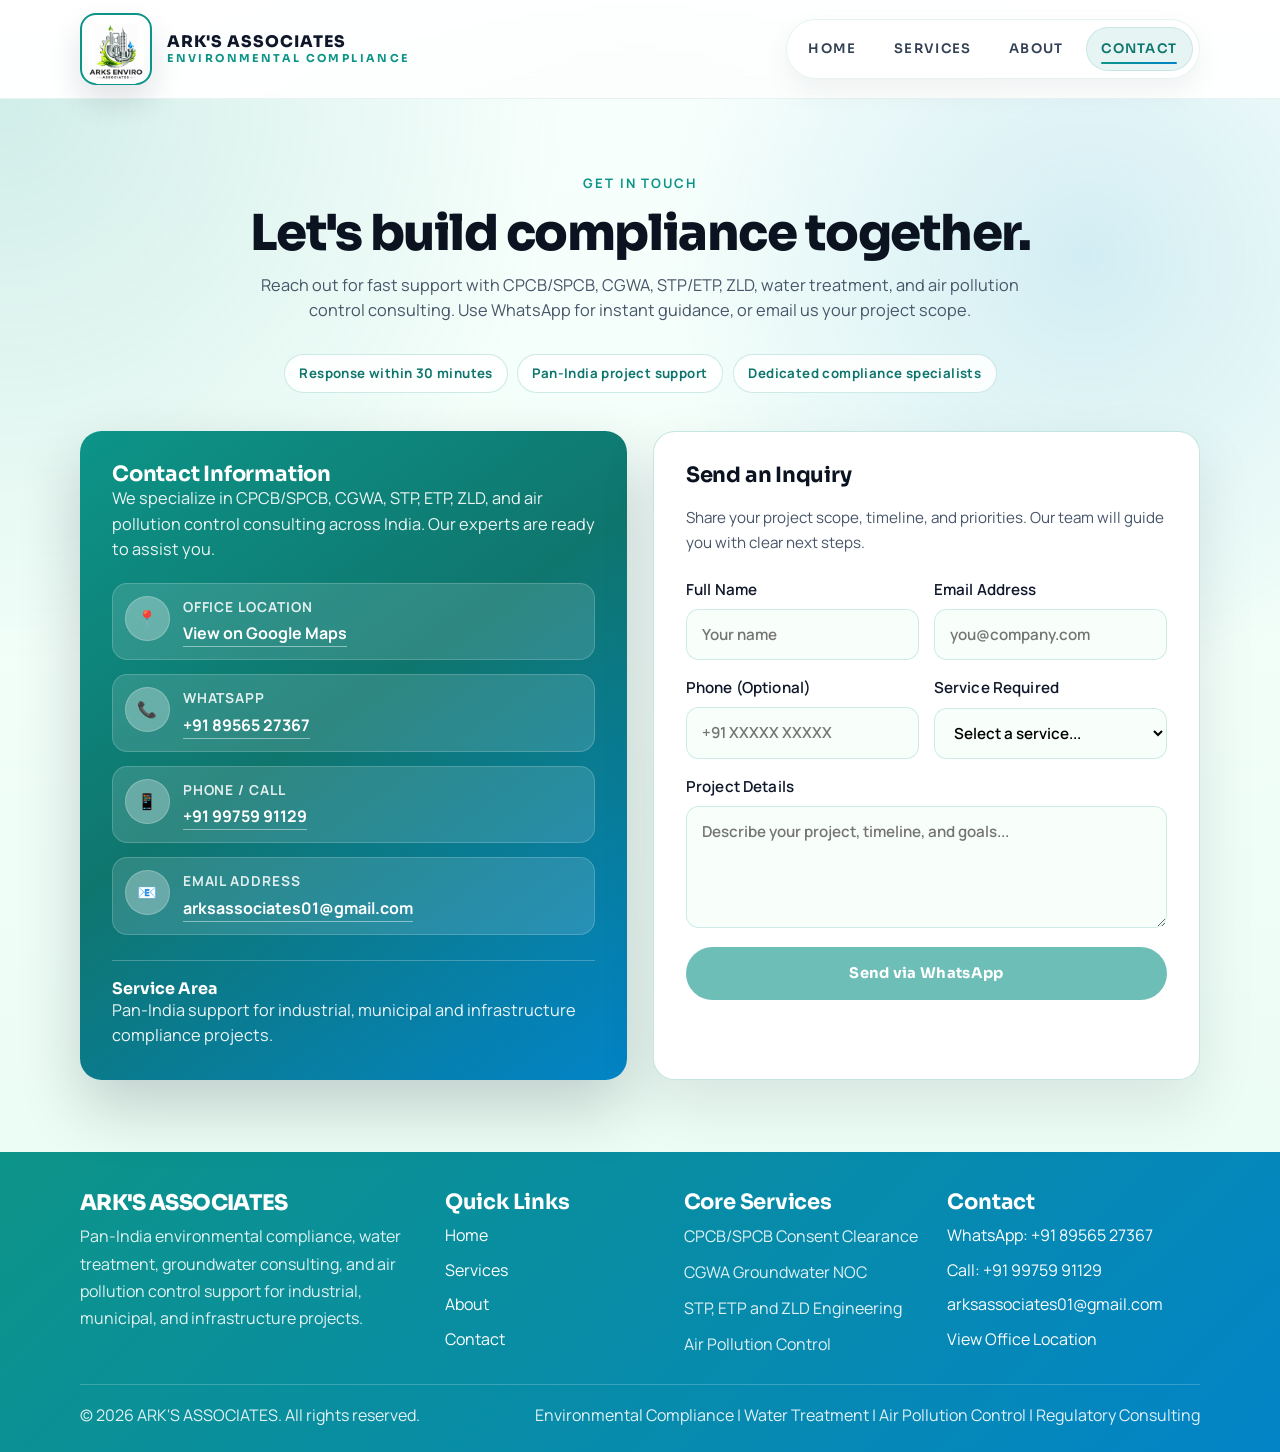
<file: contact.html>
<!DOCTYPE html>
<html lang="en">
<head>
  <meta charset="UTF-8" />
  <meta name="viewport" content="width=device-width, initial-scale=1.0, viewport-fit=cover" />
  <meta name="theme-color" content="#0d9488" />
  <meta name="author" content="ARK'S ASSOCIATES" />
  <meta name="description" content="Contact ARK'S ASSOCIATES for expert support with CPCB/SPCB consent, CGWA NOC, STP/ETP/ZLD, water treatment, and air pollution control services in India." />
  <meta name="keywords" content="contact environmental consultant India, CPCB SPCB approval, CGWA NOC consultant, STP ETP ZLD engineer, air pollution control services" />
  <meta name="robots" content="index,follow" />
  <link rel="canonical" href="https://www.arksenviro.com/contact.html" />
  <link rel="alternate" hreflang="en-in" href="https://www.arksenviro.com/contact.html" />
  <meta property="og:type" content="website" />
  <meta property="og:locale" content="en_IN" />
  <meta property="og:site_name" content="ARK'S ASSOCIATES" />
  <meta property="og:title" content="Contact ARK'S ASSOCIATES | Environmental Compliance Consultant in India" />
  <meta property="og:description" content="Get in touch with ARK'S ASSOCIATES for environmental approvals, groundwater NOC, STP/ETP/ZLD engineering, and air pollution control support." />
  <meta property="og:url" content="https://www.arksenviro.com/contact.html" />
  <meta property="og:image" content="https://www.arksenviro.com/logos/logo1.jpg" />
  <meta property="og:image:alt" content="ARK'S ASSOCIATES environmental compliance consulting logo" />
  <meta name="twitter:card" content="summary_large_image" />
  <meta name="twitter:title" content="Contact ARK'S ASSOCIATES | Environmental Compliance Consultant in India" />
  <meta name="twitter:description" content="Get in touch with ARK'S ASSOCIATES for environmental approvals, groundwater NOC, STP/ETP/ZLD engineering, and air pollution control support." />
  <meta name="twitter:image" content="https://www.arksenviro.com/logos/logo1.jpg" />
  <meta name="twitter:image:alt" content="ARK'S ASSOCIATES environmental compliance consulting logo" />
  <link rel="icon" type="image/svg+xml" href="favicon.svg" />
  <link rel="shortcut icon" href="favicon.svg" />
  <title>Contact ARK'S ASSOCIATES | Environmental Compliance Consultant in India</title>
  <script async src="https://www.googletagmanager.com/gtag/js?id=G-XBK84D2305"></script>
  <script>
    window.dataLayer = window.dataLayer || [];
    function gtag(){dataLayer.push(arguments);}
    gtag('js', new Date());

    gtag('config', 'G-XBK84D2305');
  </script>
  <script type="application/ld+json">
    {
      "@context": "https://schema.org",
      "@graph": [
        {
          "@type": "ProfessionalService",
          "@id": "https://www.arksenviro.com/#organization",
          "name": "ARK'S ASSOCIATES",
          "url": "https://www.arksenviro.com/",
          "logo": "https://www.arksenviro.com/logos/logo1.jpg",
          "image": "https://www.arksenviro.com/logos/logo1.jpg",
          "telephone": "+91-89565-27367",
          "email": "arksassociates01@gmail.com",
          "areaServed": {
            "@type": "Country",
            "name": "India"
          },
          "contactPoint": [
            {
              "@type": "ContactPoint",
              "contactType": "WhatsApp support",
              "telephone": "+91-89565-27367",
              "email": "arksassociates01@gmail.com",
              "areaServed": "IN",
              "availableLanguage": ["en", "hi"]
            },
            {
              "@type": "ContactPoint",
              "contactType": "phone support",
              "telephone": "+91-99759-91129",
              "email": "arksassociates01@gmail.com",
              "areaServed": "IN",
              "availableLanguage": ["en", "hi"]
            }
          ]
        },
        {
          "@type": "ContactPage",
          "@id": "https://www.arksenviro.com/contact.html#webpage",
          "url": "https://www.arksenviro.com/contact.html",
          "name": "ARK'S ASSOCIATES | Contact Our Environmental Compliance Team",
          "description": "Contact ARK'S ASSOCIATES for CPCB/SPCB approvals, CGWA NOC, STP/ETP/ZLD engineering, and air pollution control support across India.",
          "about": {
            "@id": "https://www.arksenviro.com/#organization"
          }
        }
      ]
    }
  </script>
  <script type="application/ld+json">
    {
      "@context": "https://schema.org",
      "@type": "ProfessionalService",
      "@id": "https://www.arksenviro.com/#professionalservice",
      "name": "ARK'S ASSOCIATES",
      "url": "https://www.arksenviro.com/",
      "logo": "https://www.arksenviro.com/logos/logo1.jpg",
      "image": "https://www.arksenviro.com/logos/logo1.jpg",
      "description": "Environmental compliance consultancy in India for CPCB/SPCB consent, CGWA NOC, STP/ETP/ZLD, water treatment, and air pollution control services.",
      "telephone": "+91-89565-27367",
      "email": "arksassociates01@gmail.com",
      "areaServed": [{"@type": "Country", "name": "India"}],
      "address": {"@type": "PostalAddress", "addressCountry": "IN"},
      "sameAs": ["https://www.arksenviro.com/"],
      "contactPoint": [
        {
          "@type": "ContactPoint",
          "contactType": "WhatsApp support",
          "telephone": "+91-89565-27367",
          "email": "arksassociates01@gmail.com",
          "areaServed": "IN",
          "availableLanguage": ["en", "hi"]
        },
        {
          "@type": "ContactPoint",
          "contactType": "phone support",
          "telephone": "+91-99759-91129",
          "email": "arksassociates01@gmail.com",
          "areaServed": "IN",
          "availableLanguage": ["en", "hi"]
        }
      ],
      "serviceType": [
        "CPCB/SPCB Consent Clearance",
        "CGWA Groundwater NOC",
        "STP/ETP/ZLD Engineering",
        "Water Treatment Systems",
        "Air Pollution Control"
      ]
    }
  </script>
  <link rel="stylesheet" href="styles.css" />
  <link rel="preconnect" href="https://fonts.googleapis.com" />
  <link rel="preconnect" href="https://fonts.gstatic.com" crossorigin />
  <link rel="dns-prefetch" href="https://fonts.googleapis.com" />
  <link href="https://fonts.googleapis.com/css2?family=Manrope:wght@400;500;600;700;800&family=Sora:wght@500;600;700;800&display=swap" rel="stylesheet" media="print" onload="this.media='all';this.onload=null;" />
  <noscript><link href="https://fonts.googleapis.com/css2?family=Manrope:wght@400;500;600;700;800&family=Sora:wght@500;600;700;800&display=swap" rel="stylesheet" /></noscript>
</head>
<body>
  <a class="skip-link" href="#main-content">Skip to main content</a>
  <header class="site-header">
    <div class="container header-inner">
      <a class="brand" href="index.html" aria-label="ARK'S ASSOCIATES home">
        <span class="brand-mark">
          <img src="logos/logo1.jpg" alt="logo" class="brand-logo" />
        </span>
        <span class="brand-copy">
          <span class="brand-title">ARK'S ASSOCIATES</span>
          <span class="brand-subtitle">Environmental Compliance</span>
        </span>
      </a>
      <button type="button" class="nav-toggle" aria-label="Toggle navigation" aria-expanded="false" aria-controls="site-nav">
        <span></span>
        <span></span>
        <span></span>
      </button>
      <nav class="site-nav" id="site-nav" aria-label="Primary">
        <a href="index.html">Home</a>
        <a href="services.html">Services</a>
        <a href="about.html">About</a>
        <a href="contact.html" aria-current="page">Contact</a>
      </nav>
    </div>
  </header>

  <main id="main-content">
    <section class="section contact-page-section reveal">
      <div class="container">
        <div class="section-heading contact-page-header">
          <p class="eyebrow">Get in Touch</p>
          <h1>Let's build compliance together.</h1>
          <p class="section-copy">Reach out for fast support with CPCB/SPCB, CGWA, STP/ETP, ZLD, water treatment, and air pollution control consulting. Use WhatsApp for instant guidance, or email us your project scope.</p>
          <div class="contact-trust-strip" aria-label="Contact highlights">
            <span>Response within 30 minutes</span>
            <span>Pan-India project support</span>
            <span>Dedicated compliance specialists</span>
          </div>
        </div>

        <div class="contact-grid contact-grid-enhanced">
          <div class="contact-info contact-info-panel">
            <h3>Contact Information</h3>
            <p>We specialize in CPCB/SPCB, CGWA, STP, ETP, ZLD, and air pollution control consulting across India. Our experts are ready to assist you.</p>

            <div class="contact-info-list">
              <div class="contact-info-item">
                <span class="contact-info-icon">📍</span>
                <div>
                  <strong>Office Location</strong>
                  <a href="https://maps.app.goo.gl/mJS6W8RWEQRUFayYA?g_st=aw" target="_blank" rel="noopener noreferrer">View on Google Maps</a>
                </div>
              </div>
              <div class="contact-info-item">
                <span class="contact-info-icon">📞</span>
                <div>
                  <strong>WhatsApp</strong>
                  <a href="https://wa.me/918956527367" target="_blank" rel="noopener noreferrer">+91 89565 27367</a>
                </div>
              </div>
              <div class="contact-info-item">
                <span class="contact-info-icon">📱</span>
                <div>
                  <strong>Phone / Call</strong>
                  <a href="tel:+919975991129">+91 99759 91129</a>
                </div>
              </div>
              <div class="contact-info-item">
                <span class="contact-info-icon">📧</span>
                <div>
                  <strong>Email Address</strong>
                  <a href="mailto:arksassociates01@gmail.com">arksassociates01@gmail.com</a>
                </div>
              </div>
            </div>

            <div class="contact-info-footer">
              <h4>Service Area</h4>
              <p>Pan-India support for industrial, municipal and infrastructure compliance projects.</p>
            </div>
          </div>

          <form class="contact-form" id="whatsapp-contact-form">
            <h3>Send an Inquiry</h3>
            <p class="form-intro">Share your project scope, timeline, and priorities. Our team will guide you with clear next steps.</p>
            <div class="form-row">
              <label>
                Full Name
                <input type="text" name="name" placeholder="Your name" required />
              </label>
              <label>
                Email Address
                <input type="email" name="email" placeholder="you@company.com" required />
              </label>
            </div>
            <div class="form-row">
              <label>
                Phone (Optional)
                <input type="tel" name="phone" placeholder="+91 XXXXX XXXXX" />
              </label>
              <label>
                Service Required
                <select name="project_type" required>
                  <option value="">Select a service...</option>
                  <option value="CPCB/SPCB Consent Clearance">CPCB/SPCB Consent Clearance</option>
                  <option value="CGWA Groundwater NOC">CGWA Groundwater NOC</option>
                  <option value="Sewage Treatment Plant (STP)">Sewage Treatment Plant (STP)</option>
                  <option value="Effluent Treatment Plant (ETP)">Effluent Treatment Plant (ETP)</option>
                  <option value="Zero Liquid Discharge (ZLD)">Zero Liquid Discharge (ZLD)</option>
                  <option value="Air Pollution Control">Air Pollution Control</option>
                  <option value="Operation and Maintenance">Operation and Maintenance</option>
                  <option value="Other Service">Other Service</option>
                </select>
              </label>
            </div>
            <label>
              Project Details
              <textarea name="message" rows="4" placeholder="Describe your project, timeline, and goals..."></textarea>
            </label>
            <div class="form-actions">
              <button type="button" id="send-whatsapp" class="button button-primary">Send via WhatsApp</button>
            </div>
          </form>
        </div>
      </div>
    </section>
  </main>

  <footer class="site-footer">
    <div class="container footer-inner">
      <div class="footer-grid">
        <div class="footer-brand-block">
          <h2>ARK'S ASSOCIATES</h2>
          <p>Pan-India environmental compliance, water treatment, groundwater consulting, and air pollution control support for industrial, municipal, and infrastructure projects.</p>
        </div>
        <div class="footer-links-block">
          <h3>Quick Links</h3>
          <a href="index.html">Home</a>
          <a href="services.html">Services</a>
          <a href="about.html">About</a>
          <a href="contact.html">Contact</a>
        </div>
        <div class="footer-services-block">
          <h3>Core Services</h3>
          <p>CPCB/SPCB Consent Clearance</p>
          <p>CGWA Groundwater NOC</p>
          <p>STP, ETP and ZLD Engineering</p>
          <p>Air Pollution Control</p>
        </div>
        <div class="footer-contact-block">
          <h3>Contact</h3>
          <a href="https://wa.me/918956527367" target="_blank" rel="noopener noreferrer">WhatsApp: +91 89565 27367</a>
          <a href="tel:+919975991129">Call: +91 99759 91129</a>
          <a href="mailto:arksassociates01@gmail.com">arksassociates01@gmail.com</a>
          <a href="https://maps.app.goo.gl/mJS6W8RWEQRUFayYA?g_st=aw" target="_blank" rel="noopener noreferrer">View Office Location</a>
        </div>
      </div>
      <div class="footer-bottom">
        <p>© 2026 ARK'S ASSOCIATES. All rights reserved.</p>
        <p>Environmental Compliance | Water Treatment | Air Pollution Control | Regulatory Consulting</p>
      </div>
    </div>
  </footer>

  <script src="script.js" defer></script>
</body>
</html>
</file>
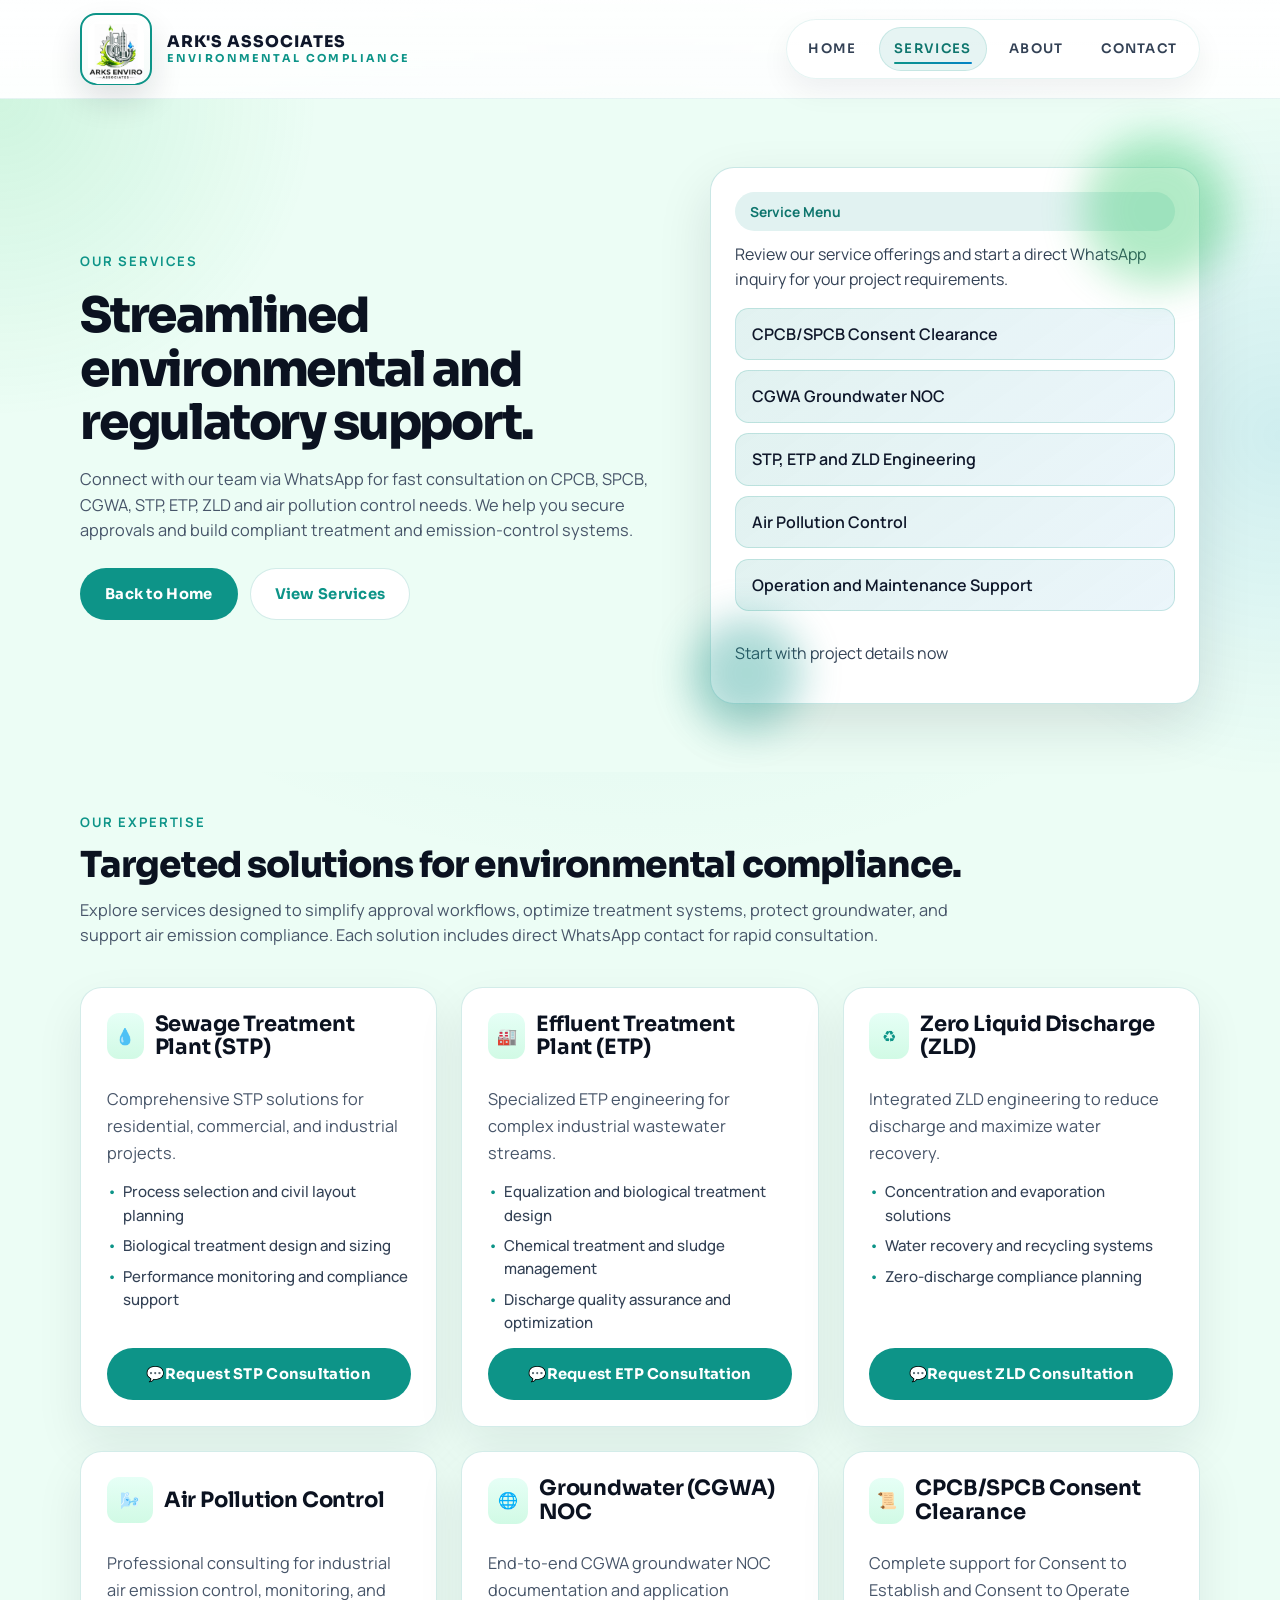
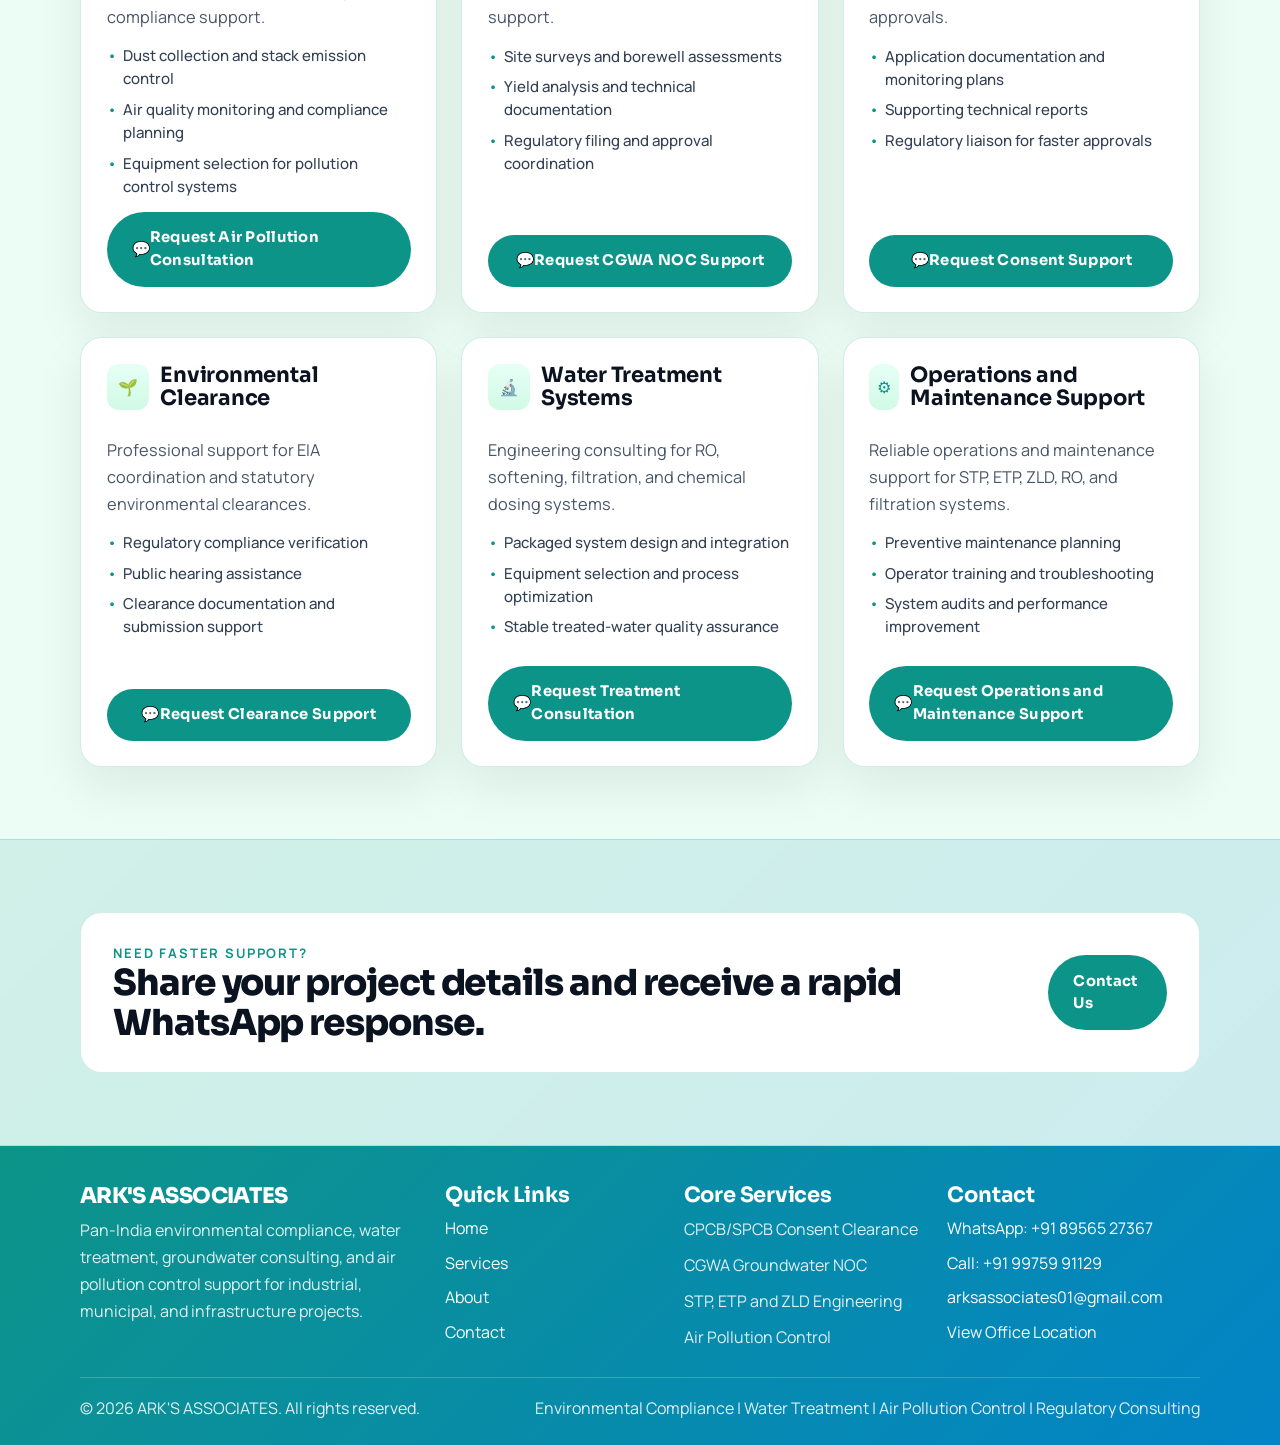
<file: services.html>
<!DOCTYPE html>
<html lang="en">
<head>
  <meta charset="UTF-8" />
  <meta name="viewport" content="width=device-width, initial-scale=1.0, viewport-fit=cover" />
  <meta name="theme-color" content="#0d9488" />
  <meta name="author" content="ARK'S ASSOCIATES" />
  <meta name="description" content="Explore ARK'S ASSOCIATES environmental services for CPCB/SPCB consent, CGWA NOC, STP/ETP/ZLD engineering, water treatment, and air pollution control in India." />
  <meta name="keywords" content="environmental services India, STP ETP ZLD engineering, CPCB SPCB consent consultant, CGWA NOC consultancy, air pollution control solutions" />
  <meta name="robots" content="index,follow" />
  <link rel="canonical" href="https://www.arksenviro.com/services.html" />
  <link rel="alternate" hreflang="en-in" href="https://www.arksenviro.com/services.html" />
  <meta property="og:type" content="website" />
  <meta property="og:locale" content="en_IN" />
  <meta property="og:site_name" content="ARK'S ASSOCIATES" />
  <meta property="og:title" content="Environmental Services by ARK'S ASSOCIATES | CPCB/SPCB, CGWA, STP/ETP/ZLD" />
  <meta property="og:description" content="Discover ARK'S ASSOCIATES services for environmental approvals, STP/ETP/ZLD systems, water treatment, and air pollution control across India." />
  <meta property="og:url" content="https://www.arksenviro.com/services.html" />
  <meta property="og:image" content="https://www.arksenviro.com/logos/logo1.jpg" />
  <meta property="og:image:alt" content="ARK'S ASSOCIATES environmental compliance consulting logo" />
  <meta name="twitter:card" content="summary_large_image" />
  <meta name="twitter:title" content="Environmental Services by ARK'S ASSOCIATES | CPCB/SPCB, CGWA, STP/ETP/ZLD" />
  <meta name="twitter:description" content="Discover ARK'S ASSOCIATES services for environmental approvals, STP/ETP/ZLD systems, water treatment, and air pollution control across India." />
  <meta name="twitter:image" content="https://www.arksenviro.com/logos/logo1.jpg" />
  <meta name="twitter:image:alt" content="ARK'S ASSOCIATES environmental compliance consulting logo" />
  <link rel="icon" type="image/svg+xml" href="favicon.svg" />
  <link rel="shortcut icon" href="favicon.svg" />
  <title>Environmental Services by ARK'S ASSOCIATES | CPCB/SPCB, CGWA, STP/ETP/ZLD</title>
  <script async src="https://www.googletagmanager.com/gtag/js?id=G-XBK84D2305"></script>
  <script>
    window.dataLayer = window.dataLayer || [];
    function gtag(){dataLayer.push(arguments);}
    gtag('js', new Date());

    gtag('config', 'G-XBK84D2305');
  </script>
  <script type="application/ld+json">
    {
      "@context": "https://schema.org",
      "@graph": [
        {
          "@type": "ProfessionalService",
          "@id": "https://www.arksenviro.com/#organization",
          "name": "ARK'S ASSOCIATES",
          "url": "https://www.arksenviro.com/",
          "logo": "https://www.arksenviro.com/logos/logo1.jpg",
          "image": "https://www.arksenviro.com/logos/logo1.jpg",
          "telephone": "+91-89565-27367",
          "email": "arksassociates01@gmail.com",
          "areaServed": {
            "@type": "Country",
            "name": "India"
          },
          "contactPoint": [
            {
              "@type": "ContactPoint",
              "contactType": "WhatsApp support",
              "telephone": "+91-89565-27367",
              "email": "arksassociates01@gmail.com",
              "areaServed": "IN",
              "availableLanguage": ["en", "hi"]
            },
            {
              "@type": "ContactPoint",
              "contactType": "phone support",
              "telephone": "+91-99759-91129",
              "email": "arksassociates01@gmail.com",
              "areaServed": "IN",
              "availableLanguage": ["en", "hi"]
            }
          ],
          "hasOfferCatalog": {
            "@type": "OfferCatalog",
            "name": "Environmental Compliance Services",
            "itemListElement": [
              { "@type": "Offer", "itemOffered": { "@type": "Service", "name": "CPCB/SPCB Consent Clearance" } },
              { "@type": "Offer", "itemOffered": { "@type": "Service", "name": "CGWA Groundwater NOC" } },
              { "@type": "Offer", "itemOffered": { "@type": "Service", "name": "Sewage Treatment Plant (STP)" } },
              { "@type": "Offer", "itemOffered": { "@type": "Service", "name": "Effluent Treatment Plant (ETP)" } },
              { "@type": "Offer", "itemOffered": { "@type": "Service", "name": "Zero Liquid Discharge (ZLD)" } },
              { "@type": "Offer", "itemOffered": { "@type": "Service", "name": "Environmental Clearance" } },
              { "@type": "Offer", "itemOffered": { "@type": "Service", "name": "Water Treatment Systems" } },
              { "@type": "Offer", "itemOffered": { "@type": "Service", "name": "Air Pollution Control" } },
              { "@type": "Offer", "itemOffered": { "@type": "Service", "name": "Operations and Maintenance Support" } }
            ]
          }
        },
        {
          "@type": "CollectionPage",
          "@id": "https://www.arksenviro.com/services.html#webpage",
          "url": "https://www.arksenviro.com/services.html",
          "name": "ARK'S ASSOCIATES | Environmental Services, STP/ETP/ZLD and Air Pollution Control",
          "description": "Explore consent clearance, CGWA NOC, STP/ETP/ZLD engineering, water treatment, and air pollution control services from ARK'S ASSOCIATES.",
          "about": {
            "@id": "https://www.arksenviro.com/#organization"
          }
        }
      ]
    }
  </script>
  <script type="application/ld+json">
    {
      "@context": "https://schema.org",
      "@type": "ProfessionalService",
      "@id": "https://www.arksenviro.com/#professionalservice",
      "name": "ARK'S ASSOCIATES",
      "url": "https://www.arksenviro.com/",
      "logo": "https://www.arksenviro.com/logos/logo1.jpg",
      "image": "https://www.arksenviro.com/logos/logo1.jpg",
      "description": "Environmental compliance consultancy in India offering STP/ETP/ZLD engineering, CPCB/SPCB consent, CGWA NOC, water treatment, and air pollution control services.",
      "telephone": "+91-89565-27367",
      "email": "arksassociates01@gmail.com",
      "areaServed": [{"@type": "Country", "name": "India"}],
      "address": {"@type": "PostalAddress", "addressCountry": "IN"},
      "sameAs": ["https://www.arksenviro.com/"],
      "contactPoint": [
        {
          "@type": "ContactPoint",
          "contactType": "WhatsApp support",
          "telephone": "+91-89565-27367",
          "email": "arksassociates01@gmail.com",
          "areaServed": "IN",
          "availableLanguage": ["en", "hi"]
        },
        {
          "@type": "ContactPoint",
          "contactType": "phone support",
          "telephone": "+91-99759-91129",
          "email": "arksassociates01@gmail.com",
          "areaServed": "IN",
          "availableLanguage": ["en", "hi"]
        }
      ],
      "serviceType": [
        "CPCB/SPCB Consent Clearance",
        "CGWA Groundwater NOC",
        "STP/ETP/ZLD Engineering",
        "Water Treatment Systems",
        "Air Pollution Control"
      ]
    }
  </script>
  <link rel="stylesheet" href="styles.css" />
  <link rel="preconnect" href="https://fonts.googleapis.com" />
  <link rel="preconnect" href="https://fonts.gstatic.com" crossorigin />
  <link rel="dns-prefetch" href="https://fonts.googleapis.com" />
  <link href="https://fonts.googleapis.com/css2?family=Manrope:wght@400;500;600;700;800&family=Sora:wght@500;600;700;800&display=swap" rel="stylesheet" media="print" onload="this.media='all';this.onload=null;" />
  <noscript><link href="https://fonts.googleapis.com/css2?family=Manrope:wght@400;500;600;700;800&family=Sora:wght@500;600;700;800&display=swap" rel="stylesheet" /></noscript>
</head>
<body>
  <a class="skip-link" href="#main-content">Skip to main content</a>
  <header class="site-header">
    <div class="container header-inner">
      <a class="brand" href="index.html" aria-label="ARK'S ASSOCIATES home">
        <span class="brand-mark">
          <img src="logos/logo1.jpg" alt="logo" class="brand-logo" />
        </span>
        <span class="brand-copy">
          <span class="brand-title">ARK'S ASSOCIATES</span>
          <span class="brand-subtitle">Environmental Compliance</span>
        </span>
      </a>
      <button type="button" class="nav-toggle" aria-label="Toggle navigation" aria-expanded="false" aria-controls="site-nav">
        <span></span>
        <span></span>
        <span></span>
      </button>
      <nav class="site-nav" id="site-nav" aria-label="Primary">
        <a href="index.html">Home</a>
        <a href="services.html" aria-current="page">Services</a>
        <a href="about.html">About</a>
        <a href="contact.html">Contact</a>
      </nav>
    </div>
  </header>

  <main id="main-content">
    <section class="hero section hero-glow" id="top">
      <div class="container hero-grid">
        <div class="hero-copy reveal">
          <p class="eyebrow">Our Services</p>
          <h1>Streamlined environmental and regulatory support.</h1>
          <p class="hero-text">Connect with our team via WhatsApp for fast consultation on CPCB, SPCB, CGWA, STP, ETP, ZLD and air pollution control needs. We help you secure approvals and build compliant treatment and emission-control systems.</p>
          <div class="hero-actions">
            <a class="button button-primary" href="index.html">Back to Home</a>
            <a class="button button-secondary" href="#services-list">View Services</a>
          </div>
        </div>
        <div class="hero-visual reveal">
          <div class="hero-visual-card">
            <div class="hero-card-header">
              <span class="hero-pill">Service Menu</span>
              <p>Review our service offerings and start a direct WhatsApp inquiry for your project requirements.</p>
            </div>
            <div class="hero-feature-list">
              <div>CPCB/SPCB Consent Clearance</div>
              <div>CGWA Groundwater NOC</div>
              <div>STP, ETP and ZLD Engineering</div>
              <div>Air Pollution Control</div>
              <div>Operation and Maintenance Support</div>
            </div>
            <div class="hero-card-footer">
              <span>Start with project details now</span>
              <a class="button button-outline" href="contact.html">Contact Us</a>
            </div>
          </div>
          <div class="hero-shape hero-shape-1"></div>
          <div class="hero-shape hero-shape-2"></div>
        </div>
      </div>
    </section>

    <section class="section services-page reveal" id="services-list">
      <div class="container">
        <div class="section-heading">
          <p class="eyebrow">Our Expertise</p>
          <h2>Targeted solutions for environmental compliance.</h2>
          <p class="section-copy">Explore services designed to simplify approval workflows, optimize treatment systems, protect groundwater, and support air emission compliance. Each solution includes direct WhatsApp contact for rapid consultation.</p>
        </div>

        <div class="service-grid">
          <article class="service-card">
            <div class="service-card-head">
              <span class="service-icon">💧</span>
              <h3>Sewage Treatment Plant (STP)</h3>
            </div>
            <p class="service-desc">Comprehensive STP solutions for residential, commercial, and industrial projects.</p>
            <ul class="service-points">
              <li>Process selection and civil layout planning</li>
              <li>Biological treatment design and sizing</li>
              <li>Performance monitoring and compliance support</li>
            </ul>
            <a class="button button-primary whatsapp-button" href="https://wa.me/918956527367?text=Hello%20ARK%27S%20ASSOCIATES%2C%20I%27m%20interested%20in%20Sewage%20Treatment%20Plant%20(STP)." target="_blank" rel="noopener noreferrer">
              <span>💬</span> Request STP Consultation
            </a>
          </article>

          <article class="service-card">
            <div class="service-card-head">
              <span class="service-icon">🏭</span>
              <h3>Effluent Treatment Plant (ETP)</h3>
            </div>
            <p class="service-desc">Specialized ETP engineering for complex industrial wastewater streams.</p>
            <ul class="service-points">
              <li>Equalization and biological treatment design</li>
              <li>Chemical treatment and sludge management</li>
              <li>Discharge quality assurance and optimization</li>
            </ul>
            <a class="button button-primary whatsapp-button" href="https://wa.me/918956527367?text=Hello%20ARK%27S%20ASSOCIATES%2C%20I%27m%20interested%20in%20Effluent%20Treatment%20Plant%20(ETP)." target="_blank" rel="noopener noreferrer">
              <span>💬</span> Request ETP Consultation
            </a>
          </article>

          <article class="service-card">
            <div class="service-card-head">
              <span class="service-icon">♻️</span>
              <h3>Zero Liquid Discharge (ZLD)</h3>
            </div>
            <p class="service-desc">Integrated ZLD engineering to reduce discharge and maximize water recovery.</p>
            <ul class="service-points">
              <li>Concentration and evaporation solutions</li>
              <li>Water recovery and recycling systems</li>
              <li>Zero-discharge compliance planning</li>
            </ul>
            <a class="button button-primary whatsapp-button" href="https://wa.me/918956527367?text=Hello%20ARK%27S%20ASSOCIATES%2C%20I%27m%20interested%20in%20Zero%20Liquid%20Discharge%20(ZLD)." target="_blank" rel="noopener noreferrer">
              <span>💬</span> Request ZLD Consultation
            </a>
          </article>
          <article class="service-card">
            <div class="service-card-head">
              <span class="service-icon">🌬️</span>
              <h3>Air Pollution Control</h3>
            </div>
            <p class="service-desc">Professional consulting for industrial air emission control, monitoring, and compliance support.</p>
            <ul class="service-points">
              <li>Dust collection and stack emission control</li>
              <li>Air quality monitoring and compliance planning</li>
              <li>Equipment selection for pollution control systems</li>
            </ul>
            <a class="button button-primary whatsapp-button" href="https://wa.me/918956527367?text=Hello%20ARK%27S%20ASSOCIATES%2C%20I%27m%20interested%20in%20Air%20Pollution%20Control." target="_blank" rel="noopener noreferrer">
              <span>💬</span> Request Air Pollution Consultation
            </a>
          </article>

          

          <article class="service-card">
            <div class="service-card-head">
              <span class="service-icon">🌐</span>
              <h3>Groundwater (CGWA) NOC</h3>
            </div>
            <p class="service-desc">End-to-end CGWA groundwater NOC documentation and application support.</p>
            <ul class="service-points">
              <li>Site surveys and borewell assessments</li>
              <li>Yield analysis and technical documentation</li>
              <li>Regulatory filing and approval coordination</li>
            </ul>
            <a class="button button-primary whatsapp-button" href="https://wa.me/918956527367?text=Hello%20ARK%27S%20ASSOCIATES%2C%20I%27m%20interested%20in%20Groundwater%20(CGWA)%20NOC." target="_blank" rel="noopener noreferrer">
              <span>💬</span> Request CGWA NOC Support
            </a>
          </article>

          <article class="service-card">
            <div class="service-card-head">
              <span class="service-icon">📜</span>
              <h3>CPCB/SPCB Consent Clearance</h3>
            </div>
            <p class="service-desc">Complete support for Consent to Establish and Consent to Operate approvals.</p>
            <ul class="service-points">
              <li>Application documentation and monitoring plans</li>
              <li>Supporting technical reports</li>
              <li>Regulatory liaison for faster approvals</li>
            </ul>
            <a class="button button-primary whatsapp-button" href="https://wa.me/918956527367?text=Hello%20ARK%27S%20ASSOCIATES%2C%20I%27m%20interested%20in%20CPCB/SPCB%20Consent%20Clearance." target="_blank" rel="noopener noreferrer">
              <span>💬</span> Request Consent Support
            </a>
          </article>

          <article class="service-card">
            <div class="service-card-head">
              <span class="service-icon">🌱</span>
              <h3>Environmental Clearance</h3>
            </div>
            <p class="service-desc">Professional support for EIA coordination and statutory environmental clearances.</p>
            <ul class="service-points">
              <li>Regulatory compliance verification</li>
              <li>Public hearing assistance</li>
              <li>Clearance documentation and submission support</li>
            </ul>
            <a class="button button-primary whatsapp-button" href="https://wa.me/918956527367?text=Hello%20ARK%27S%20ASSOCIATES%2C%20I%27m%20interested%20in%20Environmental%20Clearance." target="_blank" rel="noopener noreferrer">
              <span>💬</span> Request Clearance Support
            </a>
          </article>

          <article class="service-card">
            <div class="service-card-head">
              <span class="service-icon">🔬</span>
              <h3>Water Treatment Systems</h3>
            </div>
            <p class="service-desc">Engineering consulting for RO, softening, filtration, and chemical dosing systems.</p>
            <ul class="service-points">
              <li>Packaged system design and integration</li>
              <li>Equipment selection and process optimization</li>
              <li>Stable treated-water quality assurance</li>
            </ul>
            <a class="button button-primary whatsapp-button" href="https://wa.me/918956527367?text=Hello%20ARK%27S%20ASSOCIATES%2C%20I%27m%20interested%20in%20Water%20Treatment%20Systems." target="_blank" rel="noopener noreferrer">
              <span>💬</span> Request Treatment Consultation
            </a>
          </article>
          <article class="service-card">
            <div class="service-card-head">
              <span class="service-icon">⚙️</span>
              <h3>Operations and Maintenance Support</h3>
            </div>
            <p class="service-desc">Reliable operations and maintenance support for STP, ETP, ZLD, RO, and filtration systems.</p>
            <ul class="service-points">
              <li>Preventive maintenance planning</li>
              <li>Operator training and troubleshooting</li>
              <li>System audits and performance improvement</li>
            </ul>
            <a class="button button-primary whatsapp-button" href="https://wa.me/918956527367?text=Hello%20ARK%27S%20ASSOCIATES%2C%20I%27m%20interested%20in%20Operation%20%26%20Maintenance." target="_blank" rel="noopener noreferrer">
              <span>💬</span> Request Operations and Maintenance Support
            </a>
          </article>

          
        </div>
      </div>
    </section>

    <section class="section cta-banner reveal">
      <div class="container cta-inner">
        <div>
          <p class="eyebrow">Need faster support?</p>
          <h2>Share your project details and receive a rapid WhatsApp response.</h2>
        </div>
        <a class="button button-primary" href="contact.html">Contact Us</a>
      </div>
    </section>
  </main>

  <footer class="site-footer">
    <div class="container footer-inner">
      <div class="footer-grid">
        <div class="footer-brand-block">
          <h2>ARK'S ASSOCIATES</h2>
          <p>Pan-India environmental compliance, water treatment, groundwater consulting, and air pollution control support for industrial, municipal, and infrastructure projects.</p>
        </div>
        <div class="footer-links-block">
          <h3>Quick Links</h3>
          <a href="index.html">Home</a>
          <a href="services.html">Services</a>
          <a href="about.html">About</a>
          <a href="contact.html">Contact</a>
        </div>
        <div class="footer-services-block">
          <h3>Core Services</h3>
          <p>CPCB/SPCB Consent Clearance</p>
          <p>CGWA Groundwater NOC</p>
          <p>STP, ETP and ZLD Engineering</p>
          <p>Air Pollution Control</p>
        </div>
        <div class="footer-contact-block">
          <h3>Contact</h3>
          <a href="https://wa.me/918956527367" target="_blank" rel="noopener noreferrer">WhatsApp: +91 89565 27367</a>
          <a href="tel:+919975991129">Call: +91 99759 91129</a>
          <a href="mailto:arksassociates01@gmail.com">arksassociates01@gmail.com</a>
          <a href="https://maps.app.goo.gl/mJS6W8RWEQRUFayYA?g_st=aw" target="_blank" rel="noopener noreferrer">View Office Location</a>
        </div>
      </div>
      <div class="footer-bottom">
        <p>© 2026 ARK'S ASSOCIATES. All rights reserved.</p>
        <p>Environmental Compliance | Water Treatment | Air Pollution Control | Regulatory Consulting</p>
      </div>
    </div>
  </footer>

  <script src="script.js" defer></script>
</body>
</html>
</file>
<file: styles.css>
:root {
  color-scheme: light;
  font-family: 'Manrope', system-ui, sans-serif;
  font-size: 16px;
  line-height: 1.55;
  --text: #0b1220;
  --muted: #475569;
  --bg: #ecfdf5;
  --surface: #ffffff;
  --surface-soft: #f8fffb;
  --primary: #0d9488;
  --primary-dark: #0f766e;
  --secondary: #0284c7;
  --border: rgba(13, 148, 136, 0.18);
  --shadow: 0 20px 48px rgba(15, 23, 42, 0.08);
  --shadow-lg: 0 28px 64px rgba(15, 23, 42, 0.12);
}

* {
  box-sizing: border-box;
}

html {
  scroll-behavior: smooth;
}

body {
  margin: 0;
  min-height: 100vh;
  overflow-x: hidden;
  font-family: 'Manrope', system-ui, sans-serif;
  color: var(--text);
  background: radial-gradient(circle at top, rgba(13, 148, 136, 0.16), transparent 28%), var(--bg);
  opacity: 1;
  transform: none;
  transition: opacity 0.55s ease, transform 0.55s ease;
}

body.js-ready {
  opacity: 0;
  transform: translateY(10px);
}

body.page-loaded {
  opacity: 1;
  transform: translateY(0);
}

img {
  max-width: 100%;
  display: block;
  height: auto;
}

button,
input,
textarea,
select {
  font: inherit;
}

.container {
  width: min(1120px, calc(100% - 2rem));
  margin: 0 auto;
}

.site-header {
  position: sticky;
  top: 0;
  z-index: 30;
  background: linear-gradient(180deg, rgba(255, 255, 255, 0.97), rgba(255, 255, 255, 0.92));
  border-bottom: 1px solid rgba(13, 148, 136, 0.1);
  backdrop-filter: blur(16px);
  transition: box-shadow 220ms ease, background-color 220ms ease, border-color 220ms ease;
}

.site-header.scrolled {
  background: rgba(255, 255, 255, 0.98);
  border-bottom-color: rgba(13, 148, 136, 0.16);
  box-shadow: 0 18px 44px rgba(15, 23, 42, 0.12);
}

.header-inner {
  min-height: 98px;
  display: flex;
  align-items: center;
  justify-content: space-between;
  gap: 1.5rem;
}

.brand {
  display: inline-flex;
  align-items: center;
  gap: 0.95rem;
  flex-shrink: 0;
  color: var(--text);
  text-decoration: none;
  font-family: 'Sora', 'Manrope', system-ui, sans-serif;
  font-weight: 700;
  transition: transform 180ms ease;
}

.brand-mark {
  width: 72px;
  height: 72px;
  display: inline-grid;
  place-items: center;
  flex-shrink: 0;
  border-radius: 1rem;
  padding: 0.38rem;
  background: linear-gradient(180deg, #ffffff, #f4fbf9);
  border: 2px solid var(--primary);
  box-shadow: 0 16px 32px rgba(15, 23, 42, 0.12);
  transition: transform 180ms ease, box-shadow 180ms ease, border-color 180ms ease;
}

.brand-copy {
  display: flex;
  flex-direction: column;
  justify-content: center;
  gap: 0.18rem;
  min-width: 0;
}

.brand-title {
  font-family: 'Sora', 'Manrope', system-ui, sans-serif;
  font-size: clamp(1rem, 1.2vw, 1.24rem);
  font-weight: 800;
  line-height: 1.02;
  letter-spacing: 0.06em;
  text-transform: uppercase;
  color: #0f172a;
  white-space: nowrap;
}

.brand-subtitle {
  font-size: 0.68rem;
  font-weight: 700;
  line-height: 1;
  letter-spacing: 0.22em;
  text-transform: uppercase;
  color: #0d9488;
  white-space: nowrap;
}

.brand-logo {
  width: 100%;
  height: 100%;
  object-fit: contain;
  object-position: center;
  border-radius: 0.72rem;
  display: block;
}

.brand:hover {
  transform: translateY(-1px);
}

.brand:hover .brand-mark {
  transform: translateY(-1px) scale(1.03);
  border-color: var(--primary-dark);
  box-shadow: 0 18px 34px rgba(13, 148, 136, 0.16);
}

.site-nav {
  display: flex;
  align-items: center;
  gap: 0.45rem;
  padding: 0.4rem;
  border-radius: 999px;
  background: rgba(255, 255, 255, 0.8);
  border: 1px solid rgba(13, 148, 136, 0.1);
  box-shadow: 0 12px 30px rgba(15, 23, 42, 0.06);
}

.site-nav a {
  position: relative;
  display: inline-flex;
  align-items: center;
  justify-content: center;
  min-height: 2.8rem;
  padding: 0.7rem 0.95rem;
  border-radius: 999px;
  text-decoration: none;
  color: #334155;
  font-family: 'Sora', 'Manrope', system-ui, sans-serif;
  font-weight: 600;
  font-size: 0.82rem;
  letter-spacing: 0.1em;
  text-transform: uppercase;
  transition: color 180ms ease, background-color 180ms ease, box-shadow 180ms ease, transform 180ms ease;
}

.site-nav a::after {
  content: '';
  position: absolute;
  left: 0.95rem;
  right: 0.95rem;
  bottom: 0.48rem;
  height: 2px;
  border-radius: 999px;
  background: linear-gradient(90deg, var(--primary), var(--secondary));
  transform: scaleX(0);
  transform-origin: center;
  transition: transform 180ms ease;
}

.site-nav a:hover {
  color: var(--primary-dark);
  background: rgba(13, 148, 136, 0.08);
  box-shadow: inset 0 0 0 1px rgba(13, 148, 136, 0.08);
  transform: translateY(-1px);
}

.site-nav a:hover::after,
.site-nav a:focus-visible::after,
.site-nav a[aria-current="page"]::after {
  transform: scaleX(1);
}

.site-nav a[aria-current="page"] {
  color: var(--primary-dark);
  background: rgba(13, 148, 136, 0.1);
  box-shadow: inset 0 0 0 1px rgba(13, 148, 136, 0.14);
}

.skip-link {
  position: absolute;
  left: -9999px;
  top: 0;
  z-index: 100;
  padding: 0.7rem 0.95rem;
  border-radius: 0.65rem;
  background: #ffffff;
  color: var(--primary);
  font-family: 'Sora', 'Manrope', system-ui, sans-serif;
  font-weight: 700;
  text-decoration: none;
  box-shadow: 0 12px 24px rgba(15, 23, 42, 0.16);
}

.skip-link:focus {
  left: 0.8rem;
  top: 0.8rem;
}

a:focus-visible,
button:focus-visible,
input:focus-visible,
select:focus-visible,
textarea:focus-visible {
  outline: 3px solid rgba(2, 132, 199, 0.35);
  outline-offset: 2px;
}

.nav-toggle {
  border: 1px solid rgba(13, 148, 136, 0.14);
  background: rgba(255, 255, 255, 0.94);
  padding: 0.45rem 0.65rem;
  border-radius: 0.95rem;
  box-shadow: 0 10px 26px rgba(15, 23, 42, 0.08);
  display: none;
  cursor: pointer;
  transition: transform 180ms ease, box-shadow 180ms ease, border-color 180ms ease;
}

.nav-toggle span {
  display: block;
  width: 28px;
  height: 3px;
  margin: 6px 0;
  border-radius: 999px;
  background: var(--primary);
  transition: transform 180ms ease, opacity 180ms ease;
}

.nav-toggle:hover {
  transform: translateY(-1px);
  border-color: rgba(13, 148, 136, 0.22);
  box-shadow: 0 14px 28px rgba(13, 148, 136, 0.12);
}

.nav-toggle[aria-expanded="true"] span:nth-child(1) {
  transform: translateY(9px) rotate(45deg);
}

.nav-toggle[aria-expanded="true"] span:nth-child(2) {
  opacity: 0;
}

.nav-toggle[aria-expanded="true"] span:nth-child(3) {
  transform: translateY(-9px) rotate(-45deg);
}

.button {
  display: inline-flex;
  align-items: center;
  justify-content: center;
  min-height: 3rem;
  padding: 0.85rem 1.5rem;
  border-radius: 999px;
  border: 1px solid transparent;
  text-decoration: none;
  font-family: 'Sora', 'Manrope', system-ui, sans-serif;
  font-weight: 700;
  letter-spacing: 0.02em;
  font-size: 0.92rem;
  transition: transform 180ms ease, box-shadow 180ms ease, background-color 180ms ease;
}

.button:hover {
  transform: translateY(-2px);
  box-shadow: 0 14px 36px rgba(13, 148, 136, 0.18);
}

.button:disabled {
  cursor: not-allowed;
  opacity: 0.6;
  transform: none;
  box-shadow: none;
}

.button-primary,
.button-pill {
  background: var(--primary);
  color: #ffffff;
}

.button-primary:hover,
.button-pill:hover {
  background: var(--primary-dark);
}

.button-secondary {
  background: #ffffff;
  color: var(--primary);
  border-color: var(--border);
}

.button-outline {
  color: var(--primary);
  border-color: var(--primary);
  background: transparent;
}

.hero-banner .button-outline,
.hero-glow .button-outline {
  color: #ffffff;
  border-color: rgba(255, 255, 255, 0.85);
  background: rgba(255, 255, 255, 0.12);
}

.hero-banner .button-outline:hover,
.hero-glow .button-outline:hover {
  color: var(--primary-dark);
  border-color: #ffffff;
  background: #ffffff;
}

.site-nav a.button-pill {
  margin-left: 0.4rem;
  letter-spacing: 0.03em;
}

.section {
  padding: 4.5rem 0;
}

.section-surface {
  background: var(--surface-soft);
}

.eyebrow {
  margin: 0;
  text-transform: uppercase;
  letter-spacing: 0.14em;
  font-size: 0.82rem;
  color: var(--primary);
  font-weight: 700;
}

h1,
h2,
h3,
h4 {
  font-family: 'Sora', 'Manrope', system-ui, sans-serif;
  line-height: 1.1;
  margin: 0;
  color: var(--text);
}

h1,
h2 {
  font-weight: 800;
}

h2 {
  font-size: clamp(1.7rem, 2.8vw, 2.5rem);
  letter-spacing: -0.03em;
}

h3 {
  font-size: clamp(1.12rem, 1.65vw, 1.4rem);
  letter-spacing: -0.01em;
}

p {
  margin: 0;
}

.section-heading {
  max-width: 56rem;
  margin-bottom: 2.4rem;
  display: grid;
  gap: 0.8rem;
}

.section-copy,
.hero-text,
.about-description,
.service-desc,
.contact-info p {
  color: var(--muted);
  font-size: 1.02rem;
}

.about-description,
.service-desc {
  line-height: 1.7;
}

.hero {
  padding: 4.25rem 0;
}

.hero-banner {
  color: #ffffff;
  background-image: linear-gradient(180deg, rgba(5, 95, 82, 0.84), rgba(2, 132, 199, 0.68)), url('1557202-yh.webp');
  background-position: center;
  background-size: cover;
  background-repeat: no-repeat;
  min-height: calc(100vh - 86px);
  display: flex;
  align-items: center;
}

.hero-glow {
  background: radial-gradient(circle at top left, rgba(34, 197, 94, 0.14), transparent 22%), radial-gradient(circle at right, rgba(2, 132, 199, 0.12), transparent 26%), var(--bg);
}

.hero-grid {
  display: grid;
  grid-template-columns: 1.1fr 0.9fr;
  gap: 2rem;
  align-items: center;
}

.hero-copy {
  display: grid;
  gap: 1.1rem;
}

.hero-copy h1 {
  font-size: clamp(1.95rem, 3.8vw, 3.3rem);
  letter-spacing: -0.045em;
  max-width: 14ch;
}

.hero-banner .hero-text {
  font-size: 0.96rem;
}

.hero-banner .hero-copy {
  gap: 0.9rem;
}

.hero-banner .hero-highlights {
  margin-top: 0.45rem;
}

.hero-banner .eyebrow,
.hero-banner .hero-text,
.hero-banner .hero-highlights span,
.hero-banner .hero-highlights strong {
  color: #ffffff;
}

.hero-actions {
  display: flex;
  flex-wrap: wrap;
  gap: 0.75rem;
  margin-top: 0.45rem;
}

.hero-highlights {
  display: grid;
  grid-template-columns: repeat(3, minmax(0, 1fr));
  gap: 0.7rem;
  margin-top: 0.8rem;
}

.hero-highlights div {
  background: rgba(255, 255, 255, 0.12);
  border: 1px solid rgba(255, 255, 255, 0.18);
  border-radius: 1rem;
  padding: 1rem;
  text-align: center;
  transition: transform 220ms ease, box-shadow 220ms ease, border-color 220ms ease;
}

.hero-highlights div:hover {
  transform: translateY(-4px);
  border-color: rgba(255, 255, 255, 0.35);
  box-shadow: 0 14px 34px rgba(2, 6, 23, 0.18);
}

.hero-highlights strong {
  display: block;
  font-family: 'Sora', 'Manrope', system-ui, sans-serif;
  font-size: 1.35rem;
}

.hero-highlights span {
  display: block;
  margin-top: 0.2rem;
  font-size: 0.88rem;
}

.hero-visual {
  position: relative;
}

.hero-visual-card {
  background: rgba(255, 255, 255, 0.12);
  border: 1px solid rgba(255, 255, 255, 0.18);
  border-radius: 1.5rem;
  padding: 1.5rem;
  box-shadow: 0 20px 50px rgba(15, 23, 42, 0.18);
  display: grid;
  gap: 1rem;
}

.hero-glow .hero-visual-card {
  background: #ffffff;
  border: 1px solid rgba(13, 148, 136, 0.22);
  box-shadow: 0 22px 54px rgba(15, 23, 42, 0.12);
  transition: transform 240ms ease, box-shadow 240ms ease, border-color 240ms ease;
}

.hero-glow .hero-visual-card:hover {
  transform: translateY(-6px);
  border-color: rgba(13, 148, 136, 0.5);
  box-shadow: 0 30px 66px rgba(15, 23, 42, 0.16);
}

.hero-pill {
  display: inline-flex;
  align-items: center;
  padding: 0.55rem 0.9rem;
  border-radius: 999px;
  background: rgba(255, 255, 255, 0.16);
  color: #ffffff;
  font-size: 0.86rem;
  font-weight: 700;
}

.hero-glow .hero-pill {
  background: rgba(13, 148, 136, 0.12);
  color: #0f766e;
}

.hero-card-header {
  display: grid;
  gap: 0.7rem;
}

.hero-card-header p,
.hero-card-footer span {
  color: #e2e8f0;
}

.hero-glow .hero-card-header p,
.hero-glow .hero-card-footer span {
  color: #334155;
}

.hero-feature-list {
  display: grid;
  gap: 0.65rem;
}

.hero-feature-list div {
  background: rgba(255, 255, 255, 0.14);
  border-radius: 0.85rem;
  padding: 0.8rem 1rem;
  font-weight: 600;
}

.hero-glow .hero-feature-list div {
  background: linear-gradient(145deg, rgba(13, 148, 136, 0.12), rgba(2, 132, 199, 0.08));
  border: 1px solid rgba(13, 148, 136, 0.18);
  color: #0f172a;
  transition: transform 220ms ease, border-color 220ms ease, background 220ms ease;
}

.hero-glow .hero-feature-list div:hover {
  transform: translateX(4px);
  border-color: rgba(13, 148, 136, 0.4);
  background: linear-gradient(145deg, rgba(13, 148, 136, 0.2), rgba(2, 132, 199, 0.14));
}

.hero-card-footer {
  display: flex;
  justify-content: space-between;
  align-items: center;
  gap: 0.75rem;
  flex-wrap: wrap;
}

.hero-shape {
  position: absolute;
  border-radius: 50%;
  filter: blur(20px);
  opacity: 0.35;
  pointer-events: none;
}

.hero-shape-1 {
  width: 150px;
  height: 150px;
  background: #22c55e;
  top: -32px;
  right: -32px;
}

.hero-shape-2 {
  width: 110px;
  height: 110px;
  background: #0d9488;
  bottom: -24px;
  left: -18px;
}

.feature-grid,
.about-grid,
.service-grid,
.contact-grid {
  display: grid;
  gap: 1.4rem;
}

.feature-grid {
  grid-template-columns: repeat(2, minmax(0, 1fr));
}

.feature-card,
.service-card,
.contact-form,
.contact-info {
  background: var(--surface);
  border: 1px solid var(--border);
  border-radius: 1.35rem;
  box-shadow: var(--shadow);
}

.feature-card,
.service-card {
  padding: 1.6rem;
  transition: transform 240ms ease, box-shadow 240ms ease, border-color 240ms ease, background 240ms ease;
}

.feature-grid .feature-card {
  min-height: 220px;
  display: flex;
  flex-direction: column;
  justify-content: flex-start;
}

.feature-card:hover,
.service-card:hover {
  transform: translateY(-7px);
  box-shadow: 0 24px 52px rgba(15, 23, 42, 0.16), 0 0 0 1px rgba(13, 148, 136, 0.25) inset;
  border-color: rgba(13, 148, 136, 0.48);
}

.feature-grid .feature-card:hover,
.service-grid .service-card:hover {
  background: linear-gradient(145deg, rgba(13, 148, 136, 0.25), rgba(2, 132, 199, 0.22));
}

.feature-grid .feature-card:hover h3,
.service-grid .service-card:hover h3 {
  color: #0f766e;
}

.feature-grid .feature-card:hover p,
.service-grid .service-card:hover p,
.service-grid .service-card:hover li {
  color: #1e293b;
}

.feature-card p,
.service-card p {
  margin-top: 0.8rem;
  line-height: 1.65;
}

.about-grid {
  grid-template-columns: 1.1fr 0.9fr;
  align-items: center;
}

.about-content {
  display: grid;
  gap: 1.1rem;
}

.about-list {
  list-style: none;
  margin: 0;
  padding: 0;
  display: grid;
  gap: 0.9rem;
}

.about-list li {
  display: flex;
  align-items: flex-start;
  gap: 0.75rem;
  padding: 1rem 1.1rem;
  border-radius: 1rem;
  background: #ffffff;
  border: 1px solid var(--border);
  transition: transform 220ms ease, box-shadow 220ms ease;
  line-height: 1.6;
}

.about-list li:hover {
  transform: translateY(-3px);
  box-shadow: 0 16px 34px rgba(15, 23, 42, 0.08);
}

.list-icon {
  width: 1.55rem;
  height: 1.55rem;
  border-radius: 50%;
  display: inline-flex;
  align-items: center;
  justify-content: center;
  background: #d1fae5;
  color: var(--primary);
  font-size: 0.86rem;
  flex-shrink: 0;
  margin-top: 0.18rem;
}

.about-visual {
  display: grid;
  grid-template-columns: repeat(2, minmax(0, 1fr));
  gap: 1rem;
}

.stats-card {
  padding: 1.6rem 1rem;
  border-radius: 1.1rem;
  text-align: center;
  color: #ffffff;
  background: linear-gradient(135deg, var(--primary), var(--secondary));
  box-shadow: 0 18px 38px rgba(13, 148, 136, 0.24);
  transition: transform 220ms ease, box-shadow 220ms ease;
}

.stats-card:hover {
  transform: translateY(-4px);
  box-shadow: 0 24px 50px rgba(13, 148, 136, 0.28);
}

.stat-card-green {
  background: linear-gradient(135deg, #15803d, #22c55e);
}

.stat-value {
  margin: 0;
  font-size: 2rem;
  font-weight: 800;
}

.stat-label {
  margin: 0.3rem 0 0;
  font-size: 0.92rem;
}

.services-page {
  padding-top: 2.5rem;
}

.service-grid {
  grid-template-columns: repeat(3, minmax(0, 1fr));
  gap: 1.5rem;
  align-items: stretch;
}

.service-card {
  display: flex;
  flex-direction: column;
  gap: 0.85rem;
  min-height: 430px;
}

.service-card-head {
  display: flex;
  align-items: center;
  gap: 0.7rem;
}

.service-icon {
  width: 46px;
  height: 46px;
  border-radius: 12px;
  display: inline-flex;
  align-items: center;
  justify-content: center;
  background: linear-gradient(180deg, #e6fff6, #d1fae5);
  color: var(--primary);
}

.service-points {
  list-style: none;
  margin: 0;
  padding: 0;
  display: grid;
  gap: 0.45rem;
}

.service-points li {
  position: relative;
  padding-left: 1rem;
  font-size: 0.94rem;
  font-weight: 500;
  color: #334155;
}

.service-points li::before {
  content: '•';
  position: absolute;
  left: 0;
  color: var(--primary);
}

.service-card .whatsapp-button {
  width: 100%;
  margin-top: auto;
}

.cta-banner {
  background: linear-gradient(135deg, rgba(13, 148, 136, 0.12), rgba(2, 132, 199, 0.14));
  border-top: 1px solid rgba(13, 148, 136, 0.18);
  border-bottom: 1px solid rgba(13, 148, 136, 0.18);
}

.logo-showcase {
  background:
    radial-gradient(circle at top left, rgba(13, 148, 136, 0.1), transparent 30%),
    radial-gradient(circle at 88% 18%, rgba(2, 132, 199, 0.09), transparent 26%),
    #f8fffc;
}

.logo-showcase-heading {
  text-align: center;
  margin: 0 auto 2.2rem;
}

.logo-marquee-stack {
  display: grid;
  gap: 1rem;
}

.logo-marquee {
  position: relative;
  display: flex;
  overflow: hidden;
  gap: 1rem;
  padding: 0.7rem 0;
  min-height: 136px;
  mask-image: linear-gradient(to right, transparent, #000 8%, #000 92%, transparent);
  -webkit-mask-image: linear-gradient(to right, transparent, #000 8%, #000 92%, transparent);
}

.logo-track {
  display: flex;
  align-items: center;
  gap: 1rem;
  padding-right: 1rem;
  min-width: max-content;
  animation: logoMarquee 44s linear infinite;
}

.logo-track-secondary {
  animation-duration: 56s;
}

.logo-item {
  width: 176px;
  height: 104px;
  padding: 0.55rem 0.7rem;
  border-radius: 1.1rem;
  border: 1px solid rgba(13, 148, 136, 0.18);
  background: rgba(255, 255, 255, 0.94);
  box-shadow: 0 14px 34px rgba(15, 23, 42, 0.08);
  display: flex;
  align-items: center;
  justify-content: center;
  flex: 0 0 auto;
  transform-origin: center;
  transition: transform 240ms ease, box-shadow 240ms ease, border-color 240ms ease, background-color 240ms ease;
}

.logo-item img {
  width: 100%;
  height: 100%;
  object-fit: contain;
  filter: saturate(0.85) contrast(1.05);
  transition: transform 240ms ease, filter 240ms ease;
}

.logo-item:hover {
  transform: translateY(-8px) scale(1.08);
  border-color: rgba(13, 148, 136, 0.42);
  background: #ffffff;
  box-shadow: 0 24px 48px rgba(15, 23, 42, 0.16);
}

.logo-item:hover img {
  transform: scale(1.08);
  filter: saturate(1) contrast(1.08);
}

.logo-marquee:hover .logo-track {
  animation-play-state: paused;
}

@keyframes logoMarquee {
  from {
    transform: translateX(0);
  }
  to {
    transform: translateX(calc(-100% - 1rem));
  }
}

.cta-inner {
  background: #ffffff;
  border: 1px solid var(--border);
  border-radius: 1.35rem;
  padding: 1.85rem 2rem;
  display: flex;
  align-items: center;
  justify-content: space-between;
  gap: 1rem;
}

.contact-grid {
  grid-template-columns: repeat(2, minmax(0, 1fr));
  align-items: stretch;
}

.contact-grid-single {
  grid-template-columns: 1fr;
  max-width: 700px;
  margin: 0 auto;
}

.contact-page-section {
  padding-top: 4.6rem;
  background:
    radial-gradient(circle at top left, rgba(13, 148, 136, 0.16), transparent 34%),
    radial-gradient(circle at 85% 15%, rgba(2, 132, 199, 0.14), transparent 30%),
    linear-gradient(180deg, #f7fffc 0%, #ecfdf5 100%);
}

.contact-home-section {
  background:
    radial-gradient(circle at top left, rgba(13, 148, 136, 0.12), transparent 34%),
    radial-gradient(circle at 82% 12%, rgba(2, 132, 199, 0.1), transparent 28%),
    linear-gradient(180deg, #f8fffc 0%, #eefcf7 100%);
}

.contact-page-header {
  max-width: 50rem;
  margin: 0 auto 2.4rem;
  text-align: center;
}

.contact-trust-strip {
  margin-top: 1.1rem;
  display: flex;
  flex-wrap: wrap;
  gap: 0.6rem;
  justify-content: center;
}

.contact-trust-strip span {
  display: inline-flex;
  align-items: center;
  padding: 0.5rem 0.9rem;
  border-radius: 999px;
  border: 1px solid rgba(13, 148, 136, 0.2);
  background: rgba(255, 255, 255, 0.88);
  color: #0f766e;
  font-size: 0.83rem;
  font-weight: 700;
  letter-spacing: 0.03em;
}

.contact-page-section .contact-trust-strip span,
.contact-page-section .contact-grid-enhanced > .contact-info,
.contact-page-section .contact-grid-enhanced > .contact-form {
  opacity: 0;
  transform: translateY(10px);
}

.contact-home-section .contact-trust-strip span,
.contact-home-section .contact-grid-enhanced > .contact-form {
  opacity: 0;
  transform: translateY(10px);
}

.contact-page-section.reveal.active .contact-grid-enhanced > .contact-info {
  animation: contactLiftIn 420ms ease forwards;
}

.contact-page-section.reveal.active .contact-grid-enhanced > .contact-form {
  animation: contactLiftIn 420ms ease 120ms forwards;
}

.contact-page-section.reveal.active .contact-trust-strip span {
  animation: contactChipIn 380ms ease forwards;
}

.contact-home-section.reveal.active .contact-grid-enhanced > .contact-form {
  animation: contactLiftIn 420ms ease 90ms forwards;
}

.contact-home-section.reveal.active .contact-trust-strip span {
  animation: contactChipIn 380ms ease forwards;
}

.contact-page-section.reveal.active .contact-trust-strip span:nth-child(1) {
  animation-delay: 70ms;
}

.contact-page-section.reveal.active .contact-trust-strip span:nth-child(2) {
  animation-delay: 150ms;
}

.contact-page-section.reveal.active .contact-trust-strip span:nth-child(3) {
  animation-delay: 230ms;
}

.contact-home-section.reveal.active .contact-trust-strip span:nth-child(1) {
  animation-delay: 50ms;
}

.contact-home-section.reveal.active .contact-trust-strip span:nth-child(2) {
  animation-delay: 130ms;
}

.contact-home-section.reveal.active .contact-trust-strip span:nth-child(3) {
  animation-delay: 210ms;
}

@keyframes contactLiftIn {
  from {
    opacity: 0;
    transform: translateY(10px);
  }
  to {
    opacity: 1;
    transform: translateY(0);
  }
}

@keyframes contactChipIn {
  from {
    opacity: 0;
    transform: translateY(8px) scale(0.98);
  }
  to {
    opacity: 1;
    transform: translateY(0) scale(1);
  }
}

.contact-page-header h1 {
  font-size: clamp(2rem, 4vw, 3.1rem);
  letter-spacing: -0.03em;
}

.contact-info {
  padding: 2rem;
}

.contact-grid-enhanced {
  gap: 1.6rem;
}

.contact-info-panel {
  background: linear-gradient(145deg, #0d9488 0%, #0f766e 45%, #0284c7 100%);
  color: #ffffff;
  border: none;
  box-shadow: 0 28px 62px rgba(15, 23, 42, 0.2);
}

.contact-info-panel h3,
.contact-info-panel h4,
.contact-info-panel strong,
.contact-info-panel a {
  color: #ffffff;
}

.contact-info-panel p {
  color: rgba(255, 255, 255, 0.92);
}

.contact-info-list {
  margin-top: 1.3rem;
  display: grid;
  gap: 0.9rem;
}

.contact-info-item {
  display: grid;
  grid-template-columns: 2.8rem 1fr;
  gap: 0.8rem;
  align-items: start;
  padding: 0.75rem;
  border-radius: 0.95rem;
  background: rgba(255, 255, 255, 0.13);
  border: 1px solid rgba(255, 255, 255, 0.18);
  transition: transform 220ms ease, background-color 220ms ease, border-color 220ms ease;
}

.contact-info-item:hover {
  transform: translateX(3px);
  background: rgba(255, 255, 255, 0.2);
  border-color: rgba(255, 255, 255, 0.32);
}

.contact-info-icon {
  width: 2.8rem;
  height: 2.8rem;
  border-radius: 50%;
  display: inline-flex;
  align-items: center;
  justify-content: center;
  background: rgba(255, 255, 255, 0.28);
  box-shadow: inset 0 0 0 1px rgba(255, 255, 255, 0.2);
}

.contact-info-item strong {
  display: block;
  font-size: 0.86rem;
  text-transform: uppercase;
  letter-spacing: 0.07em;
  color: rgba(255, 255, 255, 0.86);
}

.contact-info-item a {
  display: inline-flex;
  margin-top: 0.25rem;
  text-decoration: none;
  font-weight: 700;
  border-bottom: 1px solid rgba(255, 255, 255, 0.45);
}

.contact-info-item a:hover {
  border-color: #ffffff;
}

.contact-info-footer {
  margin-top: 1.6rem;
  padding-top: 1.2rem;
  border-top: 1px solid rgba(255, 255, 255, 0.24);
}

.contact-form {
  padding: 2rem;
  display: grid;
  gap: 1rem;
  border: 1px solid rgba(13, 148, 136, 0.24);
  box-shadow: 0 24px 58px rgba(15, 23, 42, 0.1);
}

.contact-form h3 {
  margin-bottom: 0.3rem;
}

.form-intro {
  margin: -0.15rem 0 0.4rem;
  color: #475569;
  font-size: 0.95rem;
  line-height: 1.6;
}

.contact-form label {
  display: grid;
  gap: 0.45rem;
  color: #0f172a;
  font-size: 0.95rem;
  font-weight: 600;
  letter-spacing: 0.01em;
}

.contact-form input,
.contact-form textarea,
.contact-form select {
  width: 100%;
  border: 1px solid var(--border);
  border-radius: 0.8rem;
  padding: 0.8rem 0.95rem;
  background: var(--surface-soft);
}

.contact-form input:focus,
.contact-form textarea:focus,
.contact-form select:focus {
  outline: none;
  border-color: var(--primary);
  background: #ffffff;
}

.form-row {
  display: grid;
  grid-template-columns: repeat(2, minmax(0, 1fr));
  gap: 0.9rem;
}

.form-actions {
  margin-top: 0.2rem;
  display: flex;
  gap: 0.75rem;
}

.form-actions .button {
  flex: 1;
}

.form-status {
  margin: 0.75rem 0 0;
  font-size: 0.92rem;
  min-height: 1.2rem;
  color: #64748b;
}

.form-status.success {
  color: #0f766e;
}

.form-status.error {
  color: #b91c1c;
}

.site-footer {
  background: linear-gradient(135deg, var(--primary), var(--secondary));
  color: #ffffff;
  padding: 2.4rem 0 1.4rem;
}

.footer-inner {
  display: grid;
  gap: 1.6rem;
}

.footer-grid {
  display: grid;
  grid-template-columns: 1.35fr 0.85fr 0.95fr 1fr;
  gap: 1.5rem;
  align-items: start;
  min-width: 0;
}

.footer-inner h2,
.footer-inner h3 {
  color: #ffffff;
}

.footer-brand-block,
.footer-links-block,
.footer-services-block,
.footer-contact-block {
  display: grid;
  gap: 0.55rem;
  min-width: 0;
}

.footer-brand-block h2 {
  font-size: 1.35rem;
}

.footer-brand-block p,
.footer-services-block p,
.footer-bottom p {
  margin: 0;
  color: rgba(255, 255, 255, 0.88);
  line-height: 1.7;
  overflow-wrap: anywhere;
}

.footer-links-block a,
.footer-contact-block a {
  color: #ffffff;
  text-decoration: none;
  width: fit-content;
  max-width: 100%;
  border-bottom: 1px solid transparent;
  transition: border-color 180ms ease, color 180ms ease;
  overflow-wrap: anywhere;
}

.footer-links-block a:hover,
.footer-contact-block a:hover {
  color: #d1fae5;
  border-color: rgba(255, 255, 255, 0.72);
}

.footer-bottom {
  padding-top: 1.1rem;
  border-top: 1px solid rgba(255, 255, 255, 0.2);
  display: flex;
  justify-content: space-between;
  gap: 1rem;
  flex-wrap: wrap;
}

.reveal {
  opacity: 0;
  transform: translateY(24px);
  transition: opacity 0.7s ease, transform 0.7s ease;
}

.reveal.active {
  opacity: 1;
  transform: translateY(0);
}

@media (prefers-reduced-motion: reduce) {
  *,
  *::before,
  *::after {
    animation: none !important;
    transition: none !important;
    scroll-behavior: auto !important;
  }
}

@media (max-width: 980px) {
  .logo-item {
    width: 156px;
    height: 92px;
  }

  .logo-marquee {
    min-height: 124px;
  }

  .service-grid {
    grid-template-columns: repeat(2, minmax(0, 1fr));
  }

  .service-card {
    min-height: 390px;
  }
}

@media (max-width: 900px) {
  .hero-grid,
  .about-grid,
  .feature-grid,
  .contact-grid {
    grid-template-columns: 1fr;
  }

  .hero-visual {
    display: none;
  }

  .hero-copy {
    text-align: center;
  }

  .hero-actions {
    justify-content: center;
  }

  .cta-inner {
    flex-direction: column;
    text-align: center;
  }

  .footer-grid {
    grid-template-columns: repeat(2, minmax(0, 1fr));
  }

  .site-nav {
    position: fixed;
    top: 0;
    right: 0;
    height: 100vh;
    width: min(320px, 84%);
    background: #ffffff;
    border-left: 1px solid rgba(13, 148, 136, 0.14);
    box-shadow: -12px 0 40px rgba(15, 23, 42, 0.12);
    transform: translateX(102%);
    transition: transform 240ms ease;
    padding: 5rem 1.25rem 1.2rem;
    flex-direction: column;
    align-items: stretch;
    gap: 0.5rem;
    z-index: 70;
    border-radius: 0;
    visibility: hidden;
    pointer-events: none;
  }

  .site-nav a {
    color: var(--text);
    justify-content: center;
    padding: 0.85rem 1rem;
    border-radius: 1rem;
    border-bottom: 1px solid rgba(13, 148, 136, 0.08);
  }

  .site-nav a::after {
    left: 1rem;
    right: 1rem;
    bottom: 0.62rem;
  }

  .site-nav a.button-pill {
    margin-left: 0;
    text-align: center;
    margin-top: 0.4rem;
  }

  .site-nav.active {
    transform: translateX(0);
    visibility: visible;
    pointer-events: auto;
  }

  .nav-toggle {
    display: inline-block;
  }

  body.nav-open::before {
    content: '';
    position: fixed;
    inset: 0;
    background: rgba(2, 6, 23, 0.35);
    z-index: 40;
  }

  body.nav-open {
    overflow: hidden;
  }

  body.nav-open .site-header {
    z-index: 80;
  }
}

@media (max-width: 640px) {
  :root {
    font-size: 15px;
  }

  .container {
    width: min(100%, calc(100% - 1.2rem));
  }

  .section {
    padding: 3rem 0;
  }

  .header-inner {
    min-height: 78px;
  }

  .brand-mark {
    width: 60px;
    height: 60px;
  }

  .brand-title {
    font-size: 0.9rem;
  }

  .brand-subtitle {
    font-size: 0.6rem;
    letter-spacing: 0.16em;
  }

  .hero {
    padding: 2rem 0;
  }

  .hero-banner {
    min-height: calc(100vh - 72px);
    align-items: flex-start;
  }

  .hero-copy h1 {
    font-size: clamp(1.6rem, 6.4vw, 2.1rem);
  }

  .section-heading,
  .hero-copy,
  .about-content,
  .about-story-content,
  .team-member-info,
  .feature-card,
  .service-card,
  .work-card,
  .benefit-item,
  .cta-inner,
  .footer-inner,
  .footer-brand-block,
  .footer-links-block,
  .footer-services-block,
  .footer-contact-block {
    text-align: center;
  }

  .section-heading,
  .hero-copy,
  .about-list {
    justify-items: center;
  }

  .hero-copy h1,
  .section-copy,
  .hero-text,
  .about-description,
  .about-story-content p,
  .cta-inner p {
    margin-left: auto;
    margin-right: auto;
  }

  .about-list li {
    width: min(100%, 30rem);
  }

  .about-list li,
  .service-points li,
  .work-points li,
  .contact-form label,
  .contact-info-item,
  .contact-info-footer {
    text-align: left;
  }

  .hero-banner .hero-text {
    font-size: 0.9rem;
  }

  .hero-highlights {
    grid-template-columns: 1fr;
    gap: 0.55rem;
    margin-top: 0.25rem;
  }

  .hero-highlights div {
    padding: 0.8rem;
  }

  .hero-highlights strong {
    font-size: 1.15rem;
  }

  .hero-highlights span {
    font-size: 0.82rem;
  }

  .service-grid,
  .about-visual,
  .form-row,
  .form-actions {
    grid-template-columns: 1fr;
  }

  .footer-grid {
    grid-template-columns: 1fr;
  }

  .footer-links-block a,
  .footer-contact-block a {
    width: fit-content;
    margin-left: auto;
    margin-right: auto;
  }

  .footer-bottom {
    flex-direction: column;
    text-align: center;
  }

  .logo-item {
    width: 136px;
    height: 80px;
    padding: 0.5rem 0.6rem;
  }

  .logo-track {
    animation-duration: 34s;
  }

  .logo-track-secondary {
    animation-duration: 42s;
  }

  .logo-marquee {
    min-height: 108px;
  }

  .service-card {
    min-height: auto;
  }

  .form-actions {
    flex-direction: column;
  }

  .contact-form,
  .contact-info {
    padding: 1.2rem;
  }

  .contact-trust-strip {
    justify-content: center;
  }

}

/* About Page Styles */

.about-extended {
  background:
    radial-gradient(circle at top left, rgba(13, 148, 136, 0.1), transparent 30%),
    radial-gradient(circle at 88% 18%, rgba(2, 132, 199, 0.09), transparent 26%),
    #f8fffc;
}

.about-story-grid {
  display: grid;
  grid-template-columns: 1.2fr 0.8fr;
  gap: 3rem;
  align-items: start;
}

.about-story-content h2 {
  margin-bottom: 1rem;
}

.about-story-content p {
  color: var(--muted);
  margin-bottom: 1rem;
  line-height: 1.7;
}

.about-story-content p:last-child {
  margin-bottom: 0;
}

.about-story-stats {
  display: grid;
  grid-template-columns: repeat(2, minmax(0, 1fr));
  gap: 1rem;
}

.team-section {
  background:
    radial-gradient(circle at top right, rgba(13, 148, 136, 0.08), transparent 32%),
    radial-gradient(circle at 12% 85%, rgba(2, 132, 199, 0.07), transparent 28%),
    #ffffff;
}

.team-grid {
  display: grid;
  grid-template-columns: repeat(2, minmax(0, 1fr));
  gap: 2rem;
}

.team-member {
  background: var(--surface);
  border: 1px solid var(--border);
  border-radius: 1.35rem;
  overflow: hidden;
  box-shadow: var(--shadow);
  transition: transform 240ms ease, box-shadow 240ms ease, border-color 240ms ease;
  display: flex;
  flex-direction: row;
  align-items: stretch;
}

.team-member:hover {
  transform: translateY(-7px);
  box-shadow: 0 24px 52px rgba(15, 23, 42, 0.16), 0 0 0 1px rgba(13, 148, 136, 0.25) inset;
  border-color: rgba(13, 148, 136, 0.48);
}

.team-member-featured {
  border-color: rgba(13, 148, 136, 0.35);
  background: linear-gradient(145deg, rgba(13, 148, 136, 0.06), rgba(2, 132, 199, 0.04));
}

.team-member-featured:hover {
  box-shadow: 0 28px 60px rgba(13, 148, 136, 0.2), 0 0 0 1px rgba(13, 148, 136, 0.35) inset;
}

.team-member-image {
  flex: 0 0 34%;
  min-height: 180px;
  background: linear-gradient(135deg, rgba(13, 148, 136, 0.12), rgba(2, 132, 199, 0.1));
  display: flex;
  align-items: center;
  justify-content: center;
  padding: 0;
  border-right: 1px solid rgba(13, 148, 136, 0.12);
  overflow: hidden;
}

.team-member-image img {
  width: 100%;
  height: 100%;
  max-width: 100%;
  max-height: 100%;
  object-fit: cover;
  object-position: center top;
  display: block;
}

.team-image-placeholder {
  font-size: 4.5rem;
  line-height: 1;
}

.team-member-info {
  flex: 1 1 56%;
  padding: 1.8rem 2rem;
  display: flex;
  flex-direction: column;
  gap: 0.6rem;
  justify-content: center;
}

.team-member-info h3 {
  margin: 0;
  font-size: 1.2rem;
}

.team-designation {
  color: var(--primary);
  font-weight: 600;
  font-size: 0.92rem;
  margin: 0;
  text-transform: uppercase;
  letter-spacing: 0.05em;
}

.team-bio {
  color: var(--muted);
  font-size: 0.95rem;
  line-height: 1.6;
  margin: 0;
  flex-grow: 1;
}

.what-we-do {
  background:
    radial-gradient(circle at bottom left, rgba(13, 148, 136, 0.08), transparent 34%),
    radial-gradient(circle at top right, rgba(2, 132, 199, 0.07), transparent 30%),
    #f8fffc;
}

.work-grid {
  display: grid;
  grid-template-columns: repeat(3, minmax(0, 1fr));
  gap: 1.6rem;
}

.work-card {
  background: var(--surface);
  border: 1px solid var(--border);
  border-radius: 1.35rem;
  padding: 1.8rem;
  box-shadow: var(--shadow);
  transition: transform 240ms ease, box-shadow 240ms ease, border-color 240ms ease, background 240ms ease;
  display: flex;
  flex-direction: column;
}

.work-card:hover {
  transform: translateY(-7px);
  box-shadow: 0 24px 52px rgba(15, 23, 42, 0.16), 0 0 0 1px rgba(13, 148, 136, 0.25) inset;
  border-color: rgba(13, 148, 136, 0.48);
  background: linear-gradient(145deg, rgba(13, 148, 136, 0.08), rgba(2, 132, 199, 0.06));
}

.work-icon {
  font-size: 2.2rem;
  margin-bottom: 0.8rem;
}

.work-card h3 {
  margin: 0 0 0.8rem 0;
  font-size: 1.15rem;
}

.work-card h3:hover {
  color: #0f766e;
}

.work-card > p {
  color: var(--muted);
  font-size: 0.95rem;
  line-height: 1.65;
  margin-bottom: 1rem;
}

.work-points {
  list-style: none;
  margin: 0;
  padding: 0;
  display: grid;
  gap: 0.5rem;
}

.work-points li {
  position: relative;
  padding-left: 1.2rem;
  font-size: 0.92rem;
  color: #334155;
  font-weight: 500;
}

.work-points li::before {
  content: '✓';
  position: absolute;
  left: 0;
  color: var(--primary);
  font-weight: 700;
}

.why-choose-us {
  background: linear-gradient(135deg, rgba(13, 148, 136, 0.08), rgba(2, 132, 199, 0.06));
}

.benefits-grid {
  display: grid;
  grid-template-columns: repeat(3, minmax(0, 1fr));
  gap: 2rem;
}

.benefit-item {
  text-align: center;
  padding: 1.5rem;
  border-radius: 1.2rem;
  background: var(--surface);
  border: 1px solid var(--border);
  transition: transform 220ms ease, box-shadow 220ms ease, border-color 220ms ease;
}

.benefit-item:hover {
  transform: translateY(-4px);
  box-shadow: 0 18px 40px rgba(15, 23, 42, 0.1);
  border-color: rgba(13, 148, 136, 0.3);
}

.benefit-icon {
  font-size: 2.5rem;
  margin-bottom: 0.8rem;
}

.benefit-item h3 {
  margin: 0 0 0.6rem 0;
  font-size: 1.1rem;
}

.benefit-item p {
  color: var(--muted);
  font-size: 0.94rem;
  line-height: 1.6;
  margin: 0;
}

@media (max-width: 1024px) {
  .about-story-grid {
    grid-template-columns: 1fr;
    gap: 2rem;
  }

  .work-grid {
    grid-template-columns: repeat(2, minmax(0, 1fr));
  }

  .benefits-grid {
    grid-template-columns: repeat(2, minmax(0, 1fr));
    gap: 1.5rem;
  }
}

@media (max-width: 768px) {
  .team-grid {
    grid-template-columns: 1fr;
  }

  .team-member {
    flex-direction: row;
    align-items: stretch;
  }

  .team-member-image {
    flex: 0 0 32%;
    min-height: 140px;
    width: auto;
    border-right: 1px solid rgba(13, 148, 136, 0.12);
    border-bottom: 0;
    padding: 0;
  }

  .team-member-info {
    padding: 1rem 1.1rem;
    justify-content: flex-start;
  }

  .team-member-info h3 {
    font-size: 1.05rem;
  }

  .team-bio {
    font-size: 0.9rem;
    line-height: 1.5;
  }

  .work-grid {
    grid-template-columns: 1fr;
  }

  .benefits-grid {
    grid-template-columns: 1fr;
    gap: 1rem;
  }

  .about-story-stats {
    grid-template-columns: repeat(2, minmax(0, 1fr));
    gap: 0.8rem;
  }

  .stats-card {
    padding: 1.2rem 0.8rem;
  }

  .stat-value {
    font-size: 1.6rem;
  }

  .stat-label {
    font-size: 0.85rem;
  }
}
</file>
